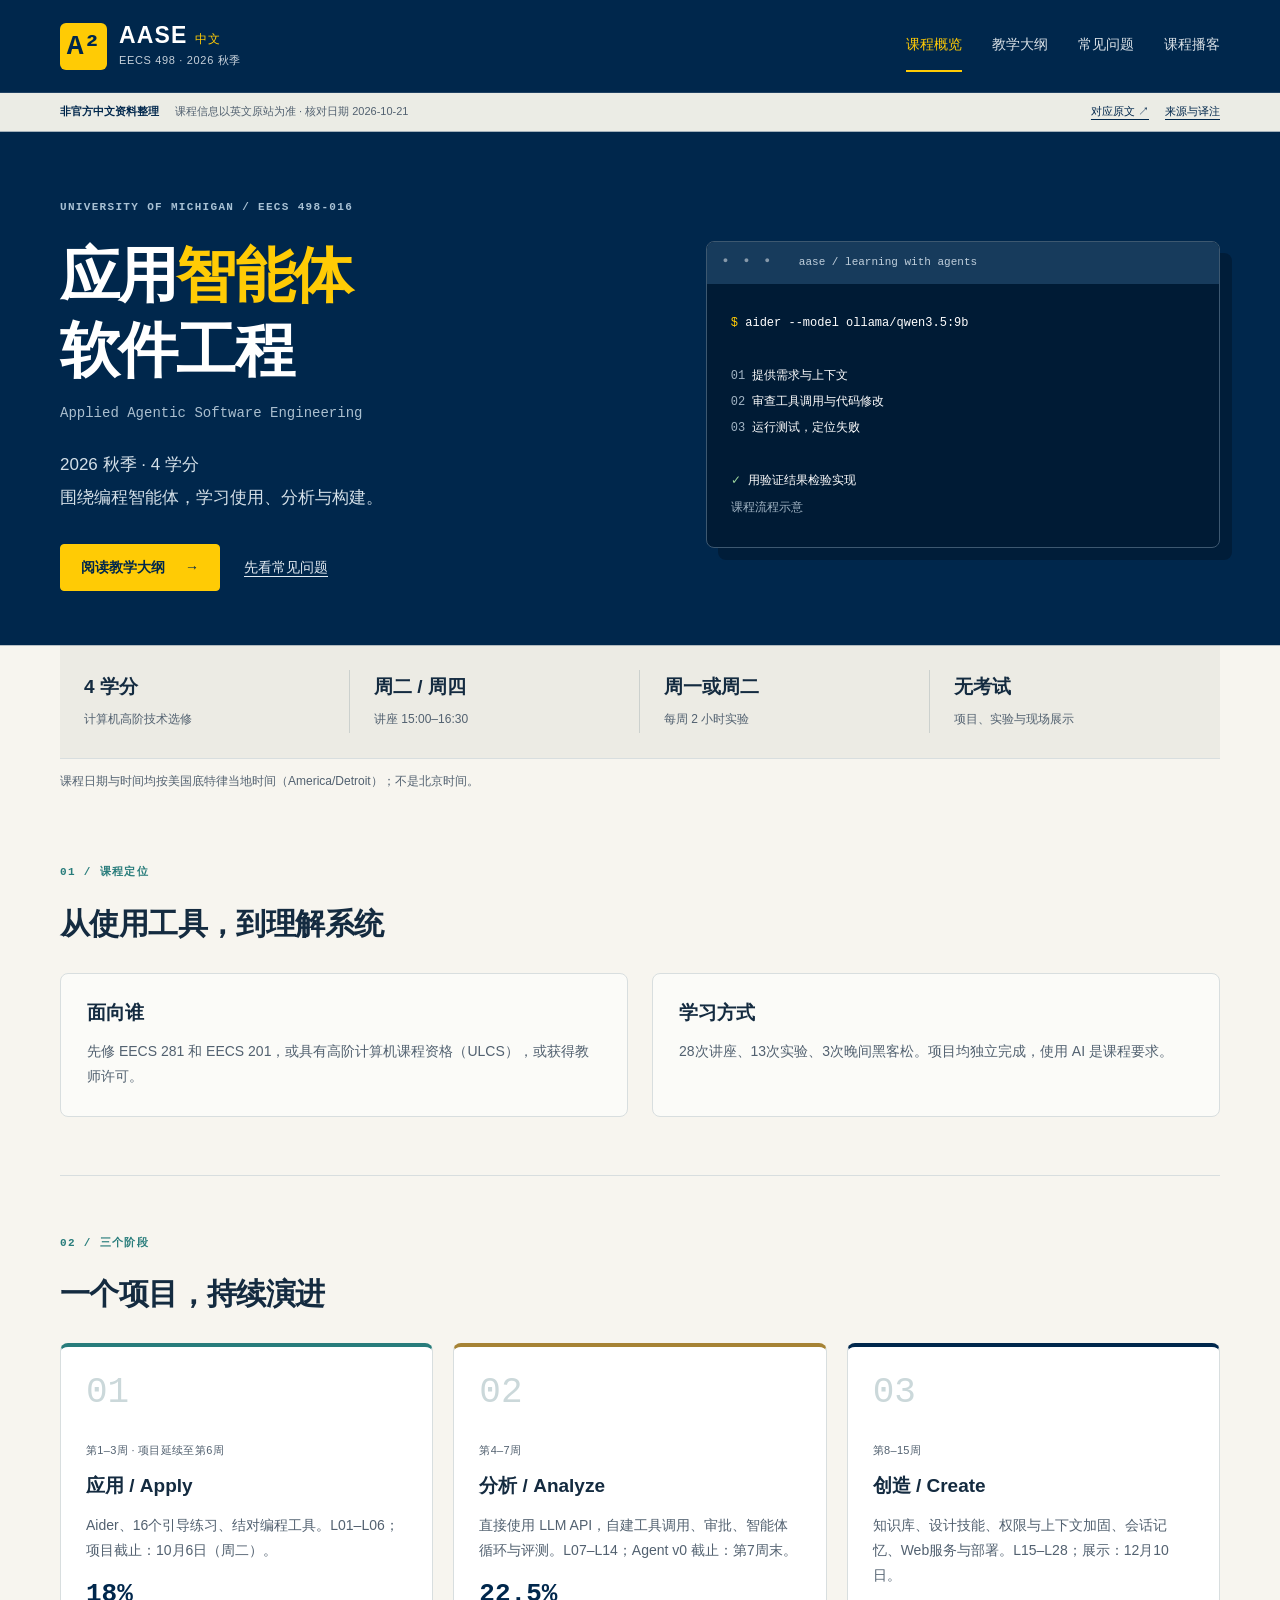
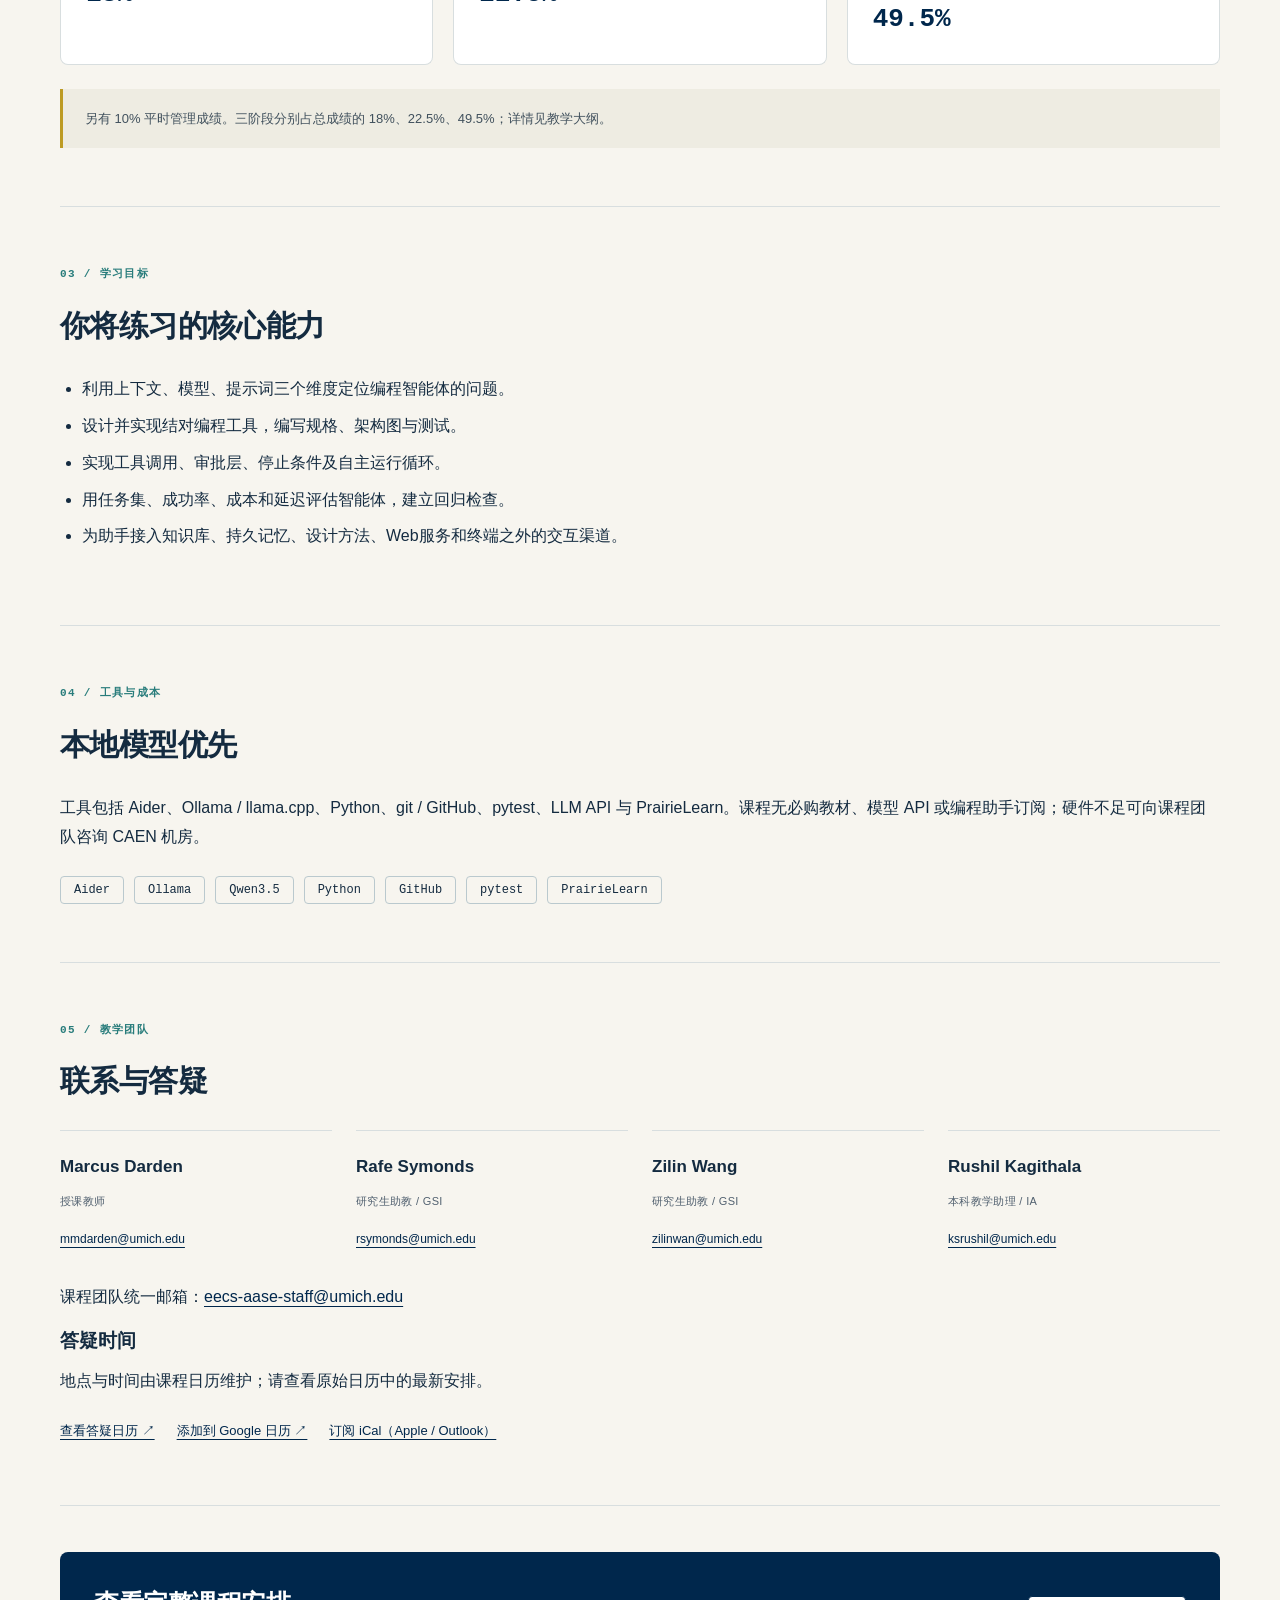
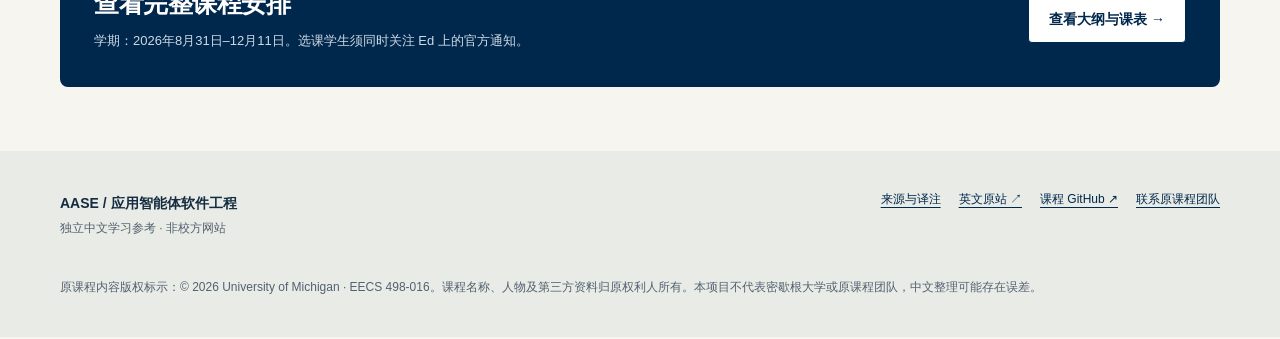
<file: docs/index.html>
<!doctype html>
<html lang="zh-Hans"><head><meta charset="utf-8"><meta name="viewport" content="width=device-width, initial-scale=1">
<title>课程概览 · AASE 非官方中文课程资料</title><meta name="description" content="密歇根大学 EECS 498-016 AASE 2026秋季课程的非官方中文资料整理。课程概览、大纲、课表、常见问题和英文播客入口。政策以原站为准。">
<meta name="theme-color" content="#00274c"><meta property="og:title" content="课程概览 · AASE 非官方中文课程资料"><meta property="og:type" content="website">
<link rel="icon" href="assets/favicon.svg" type="image/svg+xml"><link rel="stylesheet" href="assets/style.css">
<script defer src="assets/app.js"></script></head><body>
<a class="skip" href="#main">跳到正文</a><header><div class="wrap head"><a class="brand" href="index.html"><span class="brand-symbol" aria-hidden="true">A²</span><span><strong>AASE <small>中文</small></strong><span class="brand-sub">EECS 498 · 2026 秋季</span></span></a>
<button class="menu-toggle" aria-controls="nav" aria-expanded="false" aria-label="展开导航菜单" hidden>菜单 <span aria-hidden="true">☰</span></button><nav id="nav" aria-label="主导航"><a href="index.html" aria-current="page">课程概览</a><a href="syllabus.html">教学大纲</a><a href="faq.html">常见问题</a><a href="podcast/index.html">课程播客</a></nav></div></header>
<div class="notice"><div class="wrap"><strong>非官方中文资料整理</strong><span>课程信息以英文原站为准 · 核对日期 2026-10-21</span><a href="https://eecs498-aase.github.io/index.html" class="" target="_blank" rel="noopener noreferrer">对应原文 ↗</a><a href="about.html" class="">来源与译注</a></div></div>
<main id="main" class="wrap"><section class="hero"><div><p class="eyebrow">UNIVERSITY OF MICHIGAN / EECS 498-016</p><h1>应用<span class="yellow">智能体</span><br>软件工程</h1><p class="english">Applied Agentic Software Engineering</p><p class="lede">2026 秋季 · 4 学分<br>围绕编程智能体，学习使用、分析与构建。</p><div class="actions"><a class="button primary" href="syllabus.html">阅读教学大纲 <span aria-hidden="true">→</span></a><a class="text-link" href="faq.html">先看常见问题</a></div></div><div class="terminal" aria-label="编程智能体流程示意，非实际运行终端"><div class="terminal-bar"><span>● ● ●</span> aase / learning with agents</div><pre><span class="yellow">$</span> aider --model ollama/qwen3.5:9b

<span class="muted">01</span> 提供需求与上下文
<span class="muted">02</span> 审查工具调用与代码修改
<span class="muted">03</span> 运行测试，定位失败

<span class="green">✓</span> 用验证结果检验实现
<span class="muted">课程流程示意</span></pre></div></section><div class="facts"><div><b>4 学分</b><span>计算机高阶技术选修</span></div><div><b>周二 / 周四</b><span>讲座 15:00–16:30</span></div><div><b>周一或周二</b><span>每周 2 小时实验</span></div><div><b>无考试</b><span>项目、实验与现场展示</span></div></div><p class="fine timezone">课程日期与时间均按美国底特律当地时间（America/Detroit）；不是北京时间。</p><section id="premise" class="section"><p class="eyebrow">01 / 课程定位</p><h2>从使用工具，到理解系统</h2><div class="cards"><article class="card"><h3>面向谁</h3><p>先修 EECS 281 和 EECS 201，或具有高阶计算机课程资格（ULCS），或获得教师许可。</p></article><article class="card"><h3>学习方式</h3><p>28次讲座、13次实验、3次晚间黑客松。项目均独立完成，使用 AI 是课程要求。</p></article></div></section><section id="phases" class="section"><p class="eyebrow">02 / 三个阶段</p><h2>一个项目，持续演进</h2><div class="phase-grid"><article class="phase"><span class="phase-num">01</span><p class="meta">第1–3周 · 项目延续至第6周</p><h3>应用 / Apply</h3><p>Aider、16个引导练习、结对编程工具。L01–L06；项目截止：10月6日（周二）。</p><strong class="weight">18%</strong></article><article class="phase"><span class="phase-num">02</span><p class="meta">第4–7周</p><h3>分析 / Analyze</h3><p>直接使用 LLM API，自建工具调用、审批、智能体循环与评测。L07–L14；Agent v0 截止：第7周末。</p><strong class="weight">22.5%</strong></article><article class="phase"><span class="phase-num">03</span><p class="meta">第8–15周</p><h3>创造 / Create</h3><p>知识库、设计技能、权限与上下文加固、会话记忆、Web服务与部署。L15–L28；展示：12月10日。</p><strong class="weight">49.5%</strong></article></div><p class="note">另有 10% 平时管理成绩。三阶段分别占总成绩的 18%、22.5%、49.5%；详情见教学大纲。</p></section><section id="outcomes" class="section"><p class="eyebrow">03 / 学习目标</p><h2>你将练习的核心能力</h2><ul><li>利用上下文、模型、提示词三个维度定位编程智能体的问题。</li><li>设计并实现结对编程工具，编写规格、架构图与测试。</li><li>实现工具调用、审批层、停止条件及自主运行循环。</li><li>用任务集、成功率、成本和延迟评估智能体，建立回归检查。</li><li>为助手接入知识库、持久记忆、设计方法、Web服务和终端之外的交互渠道。</li></ul></section><section id="tools" class="section"><p class="eyebrow">04 / 工具与成本</p><h2>本地模型优先</h2><p>工具包括 Aider、Ollama / llama.cpp、Python、git / GitHub、pytest、LLM API 与 PrairieLearn。课程无必购教材、模型 API 或编程助手订阅；硬件不足可向课程团队咨询 CAEN 机房。</p><div class="chips"><span>Aider</span><span>Ollama</span><span>Qwen3.5</span><span>Python</span><span>GitHub</span><span>pytest</span><span>PrairieLearn</span></div></section><section id="staff" class="section"><p class="eyebrow">05 / 教学团队</p><h2>联系与答疑</h2><div class="people"><article><h3>Marcus Darden</h3><p class="meta">授课教师</p><a href="mailto:mmdarden@umich.edu" class="">mmdarden@umich.edu</a></article><article><h3>Rafe Symonds</h3><p class="meta">研究生助教 / GSI</p><a href="mailto:rsymonds@umich.edu" class="">rsymonds@umich.edu</a></article><article><h3>Zilin Wang</h3><p class="meta">研究生助教 / GSI</p><a href="mailto:zilinwan@umich.edu" class="">zilinwan@umich.edu</a></article><article><h3>Rushil Kagithala</h3><p class="meta">本科教学助理 / IA</p><a href="mailto:ksrushil@umich.edu" class="">ksrushil@umich.edu</a></article></div><p>课程团队统一邮箱：<a href="mailto:eecs-aase-staff@umich.edu" class="">eecs-aase-staff@umich.edu</a></p><h3>答疑时间</h3><p>地点与时间由课程日历维护；请查看原始日历中的最新安排。</p><div class="link-row"><a href="https://calendar.google.com/calendar/embed?src=c_9df0ad5ebcf778747b62541cd1fd9c4ec6016fe57b3114b1e6345afe8a980fa5%40group.calendar.google.com&amp;ctz=America%2FDetroit" class="" target="_blank" rel="noopener noreferrer">查看答疑日历 ↗</a><a href="https://calendar.google.com/calendar/render?cid=c_9df0ad5ebcf778747b62541cd1fd9c4ec6016fe57b3114b1e6345afe8a980fa5%40group.calendar.google.com" class="" target="_blank" rel="noopener noreferrer">添加到 Google 日历 ↗</a><a href="https://calendar.google.com/calendar/ical/c_9df0ad5ebcf778747b62541cd1fd9c4ec6016fe57b3114b1e6345afe8a980fa5%40group.calendar.google.com/public/basic.ics" class="" target="_blank" rel="noopener noreferrer">订阅 iCal（Apple / Outlook）</a></div></section><div class="callout"><div><h2>查看完整课程安排</h2><p>学期：2026年8月31日–12月11日。选课学生须同时关注 Ed 上的官方通知。</p></div><a class="button" href="syllabus.html">查看大纲与课表 →</a></div></main><footer><div class="wrap"><div class="footer-top"><div><strong>AASE / 应用智能体软件工程</strong><p>独立中文学习参考 · 非校方网站</p></div><div class="footer-links"><a href="about.html" class="">来源与译注</a><a href="https://eecs498-aase.github.io/" class="" target="_blank" rel="noopener noreferrer">英文原站 ↗</a><a href="https://github.com/eecs498-aase" class="" target="_blank" rel="noopener noreferrer">课程 GitHub ↗</a><a href="mailto:eecs-aase-staff@umich.edu" class="">联系原课程团队</a></div></div><p class="fine">原课程内容版权标示：© 2026 University of Michigan · EECS 498-016。课程名称、人物及第三方资料归原权利人所有。本项目不代表密歇根大学或原课程团队，中文整理可能存在误差。</p></div></footer></body></html>
</file>
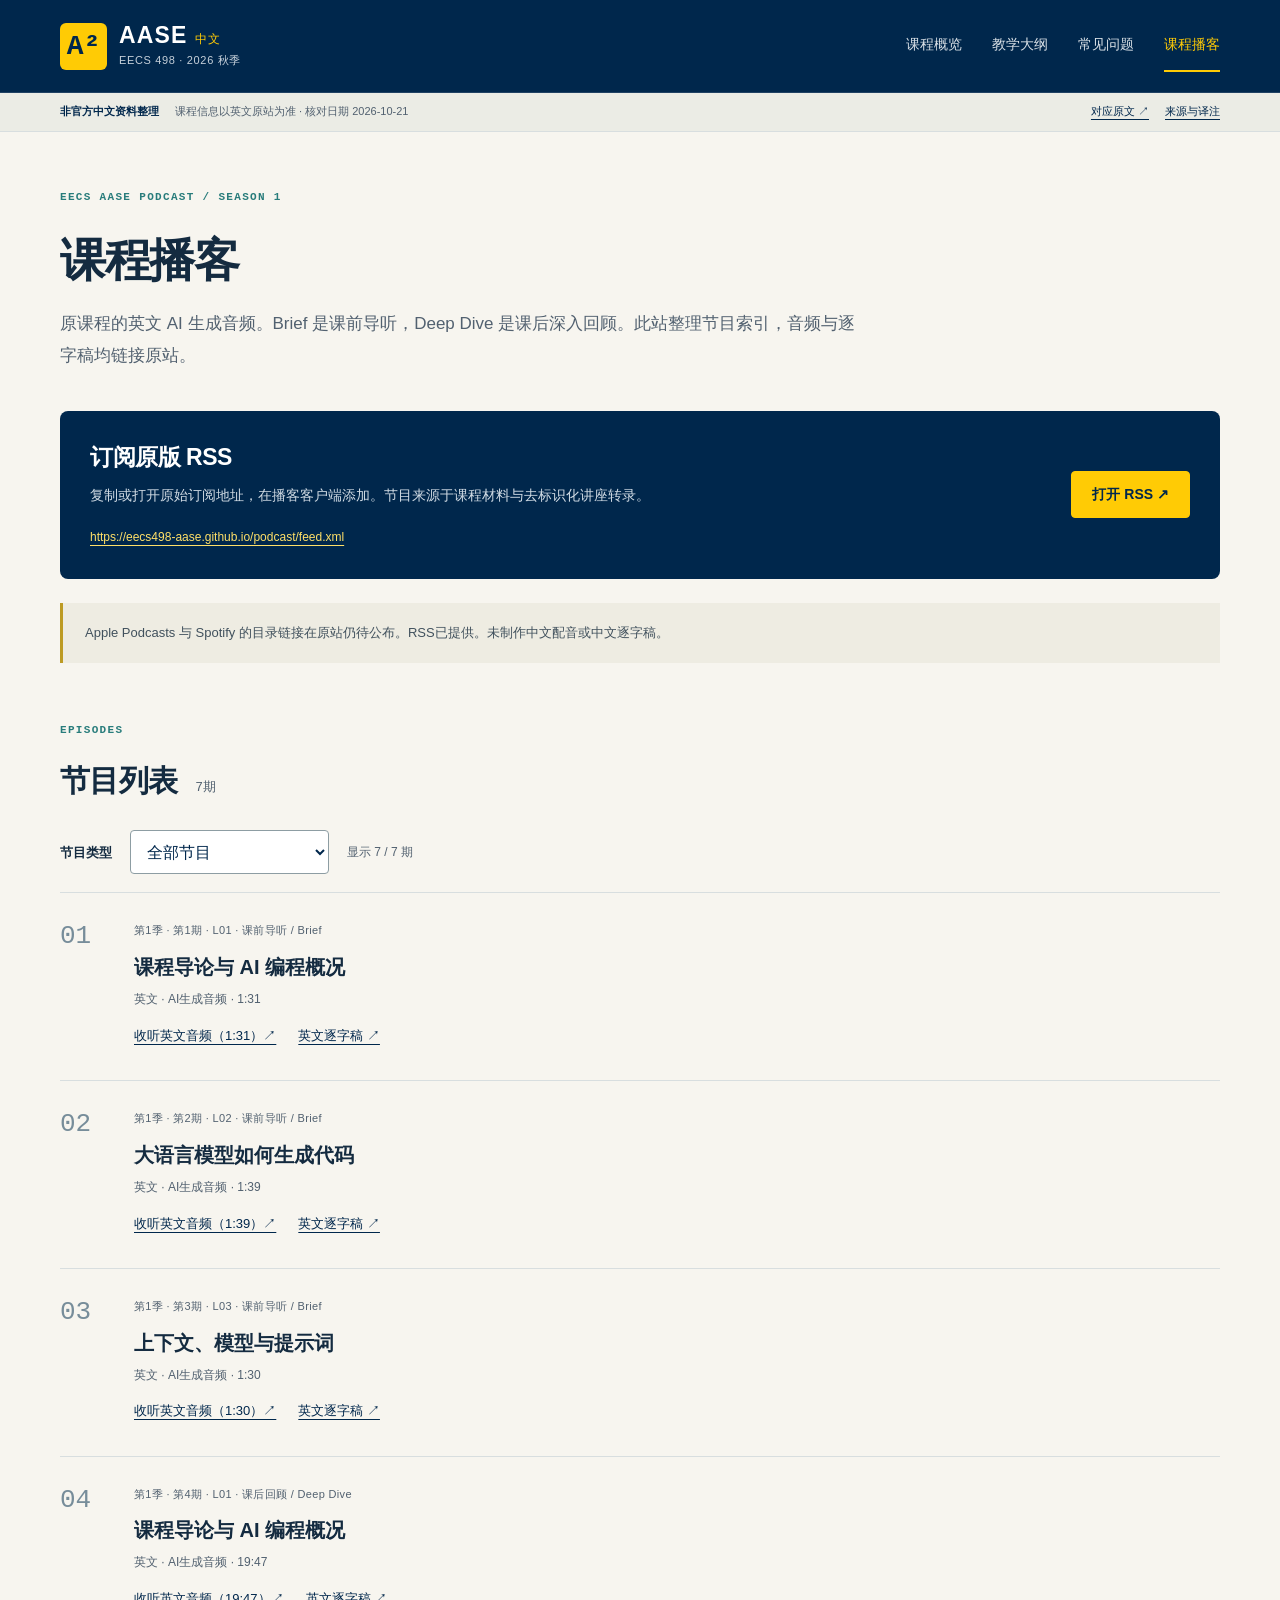
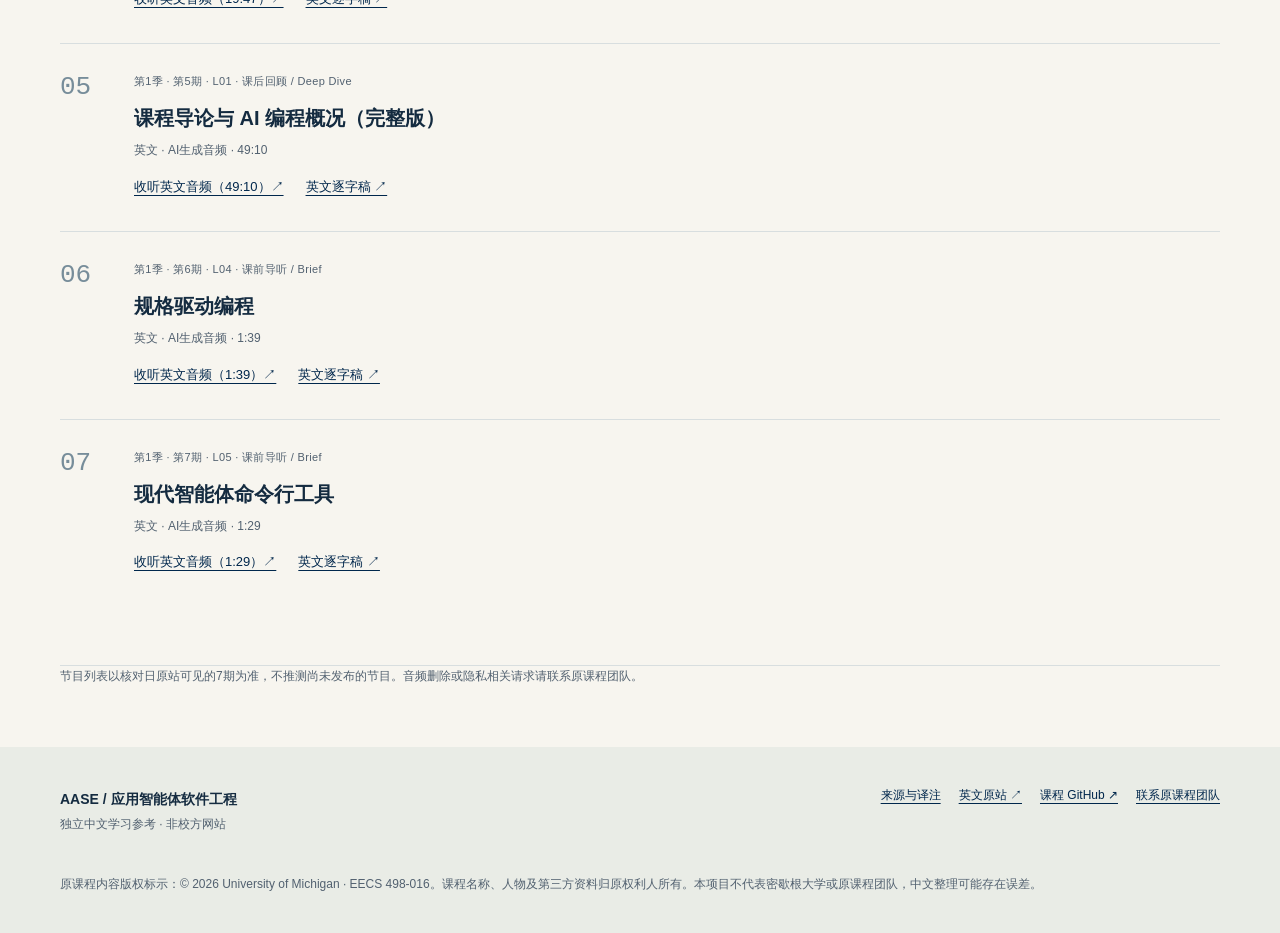
<file: docs/podcast/index.html>
<!doctype html>
<html lang="zh-Hans"><head><meta charset="utf-8"><meta name="viewport" content="width=device-width, initial-scale=1">
<title>课程播客 · AASE 非官方中文课程资料</title><meta name="description" content="密歇根大学 EECS 498-016 AASE 2026秋季课程的非官方中文资料整理。课程概览、大纲、课表、常见问题和英文播客入口。政策以原站为准。">
<meta name="theme-color" content="#00274c"><meta property="og:title" content="课程播客 · AASE 非官方中文课程资料"><meta property="og:type" content="website">
<link rel="icon" href="../assets/favicon.svg" type="image/svg+xml"><link rel="stylesheet" href="../assets/style.css">
<script defer src="../assets/app.js"></script></head><body>
<a class="skip" href="#main">跳到正文</a><header><div class="wrap head"><a class="brand" href="../index.html"><span class="brand-symbol" aria-hidden="true">A²</span><span><strong>AASE <small>中文</small></strong><span class="brand-sub">EECS 498 · 2026 秋季</span></span></a>
<button class="menu-toggle" aria-controls="nav" aria-expanded="false" aria-label="展开导航菜单" hidden>菜单 <span aria-hidden="true">☰</span></button><nav id="nav" aria-label="主导航"><a href="../index.html">课程概览</a><a href="../syllabus.html">教学大纲</a><a href="../faq.html">常见问题</a><a href="../podcast/index.html" aria-current="page">课程播客</a></nav></div></header>
<div class="notice"><div class="wrap"><strong>非官方中文资料整理</strong><span>课程信息以英文原站为准 · 核对日期 2026-10-21</span><a href="https://eecs498-aase.github.io/podcast/" class="" target="_blank" rel="noopener noreferrer">对应原文 ↗</a><a href="../about.html" class="">来源与译注</a></div></div>
<main id="main" class="wrap"><div class="page-hero"><p class="eyebrow">EECS AASE PODCAST / SEASON 1</p><h1>课程播客</h1><p class="lede">原课程的英文 AI 生成音频。Brief 是课前导听，Deep Dive 是课后深入回顾。此站整理节目索引，音频与逐字稿均链接原站。</p></div><section class="subscribe"><div><h2>订阅原版 RSS</h2><p>复制或打开原始订阅地址，在播客客户端添加。节目来源于课程材料与去标识化讲座转录。</p><p class="url"><a href="https://eecs498-aase.github.io/podcast/feed.xml" class="" target="_blank" rel="noopener noreferrer">https://eecs498-aase.github.io/podcast/feed.xml</a></p></div><a href="https://eecs498-aase.github.io/podcast/feed.xml" class="button primary" target="_blank" rel="noopener noreferrer">打开 RSS ↗</a></section><p class="note">Apple Podcasts 与 Spotify 的目录链接在原站仍待公布。RSS已提供。未制作中文配音或中文逐字稿。</p><section class="section"><p class="eyebrow">EPISODES</p><h2>节目列表 <small>7期</small></h2><div class="episode-tools" hidden><label for="episode-filter">节目类型</label><select id="episode-filter"><option value="all">全部节目</option><option value="brief">课前导听 / Brief</option><option value="deep">课后回顾 / Deep Dive</option></select><span id="episode-count" role="status" aria-live="polite" class="fine"></span></div><div class="episodes"><article class="episode" data-type="brief"><div class="episode-number">01</div><div><p class="meta">第1季 · 第1期 · L01 · 课前导听 / Brief</p><h3>课程导论与 AI 编程概况</h3><p class="fine">英文 · AI生成音频 · 1:31</p><div class="link-row"><a href="https://www.mivideo.it.umich.edu/media/t/1_fzbfsvw9/417405562" class="" target="_blank" rel="noopener noreferrer">收听英文音频（1:31）↗</a><a href="https://eecs498-aase.github.io/podcast/transcripts/s1e1.txt" class="" target="_blank" rel="noopener noreferrer">英文逐字稿 ↗</a></div></div></article><article class="episode" data-type="brief"><div class="episode-number">02</div><div><p class="meta">第1季 · 第2期 · L02 · 课前导听 / Brief</p><h3>大语言模型如何生成代码</h3><p class="fine">英文 · AI生成音频 · 1:39</p><div class="link-row"><a href="https://www.mivideo.it.umich.edu/media/t/1_dcs6iy8q/417405562" class="" target="_blank" rel="noopener noreferrer">收听英文音频（1:39）↗</a><a href="https://eecs498-aase.github.io/podcast/transcripts/s1e2.txt" class="" target="_blank" rel="noopener noreferrer">英文逐字稿 ↗</a></div></div></article><article class="episode" data-type="brief"><div class="episode-number">03</div><div><p class="meta">第1季 · 第3期 · L03 · 课前导听 / Brief</p><h3>上下文、模型与提示词</h3><p class="fine">英文 · AI生成音频 · 1:30</p><div class="link-row"><a href="https://www.mivideo.it.umich.edu/media/t/1_3gu2d6ny/417405562" class="" target="_blank" rel="noopener noreferrer">收听英文音频（1:30）↗</a><a href="https://eecs498-aase.github.io/podcast/transcripts/s1e3.txt" class="" target="_blank" rel="noopener noreferrer">英文逐字稿 ↗</a></div></div></article><article class="episode" data-type="deep"><div class="episode-number">04</div><div><p class="meta">第1季 · 第4期 · L01 · 课后回顾 / Deep Dive</p><h3>课程导论与 AI 编程概况</h3><p class="fine">英文 · AI生成音频 · 19:47</p><div class="link-row"><a href="https://www.mivideo.it.umich.edu/media/t/1_c4v8h3b6/417405562" class="" target="_blank" rel="noopener noreferrer">收听英文音频（19:47）↗</a><a href="https://eecs498-aase.github.io/podcast/transcripts/s1e4.txt" class="" target="_blank" rel="noopener noreferrer">英文逐字稿 ↗</a></div></div></article><article class="episode" data-type="deep"><div class="episode-number">05</div><div><p class="meta">第1季 · 第5期 · L01 · 课后回顾 / Deep Dive</p><h3>课程导论与 AI 编程概况（完整版）</h3><p class="fine">英文 · AI生成音频 · 49:10</p><div class="link-row"><a href="https://www.mivideo.it.umich.edu/media/t/1_t0ocv3yl/417405562" class="" target="_blank" rel="noopener noreferrer">收听英文音频（49:10）↗</a><a href="https://eecs498-aase.github.io/podcast/transcripts/s1e5.txt" class="" target="_blank" rel="noopener noreferrer">英文逐字稿 ↗</a></div></div></article><article class="episode" data-type="brief"><div class="episode-number">06</div><div><p class="meta">第1季 · 第6期 · L04 · 课前导听 / Brief</p><h3>规格驱动编程</h3><p class="fine">英文 · AI生成音频 · 1:39</p><div class="link-row"><a href="https://www.mivideo.it.umich.edu/media/t/1_bhtxs9i6/417405562" class="" target="_blank" rel="noopener noreferrer">收听英文音频（1:39）↗</a><a href="https://eecs498-aase.github.io/podcast/transcripts/s1e6.txt" class="" target="_blank" rel="noopener noreferrer">英文逐字稿 ↗</a></div></div></article><article class="episode" data-type="brief"><div class="episode-number">07</div><div><p class="meta">第1季 · 第7期 · L05 · 课前导听 / Brief</p><h3>现代智能体命令行工具</h3><p class="fine">英文 · AI生成音频 · 1:29</p><div class="link-row"><a href="https://www.mivideo.it.umich.edu/media/t/1_bpaomshh/417405562" class="" target="_blank" rel="noopener noreferrer">收听英文音频（1:29）↗</a><a href="https://eecs498-aase.github.io/podcast/transcripts/s1e7.txt" class="" target="_blank" rel="noopener noreferrer">英文逐字稿 ↗</a></div></div></article></div></section><p class="fine">节目列表以核对日原站可见的7期为准，不推测尚未发布的节目。音频删除或隐私相关请求请联系原课程团队。</p></main><footer><div class="wrap"><div class="footer-top"><div><strong>AASE / 应用智能体软件工程</strong><p>独立中文学习参考 · 非校方网站</p></div><div class="footer-links"><a href="../about.html" class="">来源与译注</a><a href="https://eecs498-aase.github.io/" class="" target="_blank" rel="noopener noreferrer">英文原站 ↗</a><a href="https://github.com/eecs498-aase" class="" target="_blank" rel="noopener noreferrer">课程 GitHub ↗</a><a href="mailto:eecs-aase-staff@umich.edu" class="">联系原课程团队</a></div></div><p class="fine">原课程内容版权标示：© 2026 University of Michigan · EECS 498-016。课程名称、人物及第三方资料归原权利人所有。本项目不代表密歇根大学或原课程团队，中文整理可能存在误差。</p></div></footer></body></html>
</file>
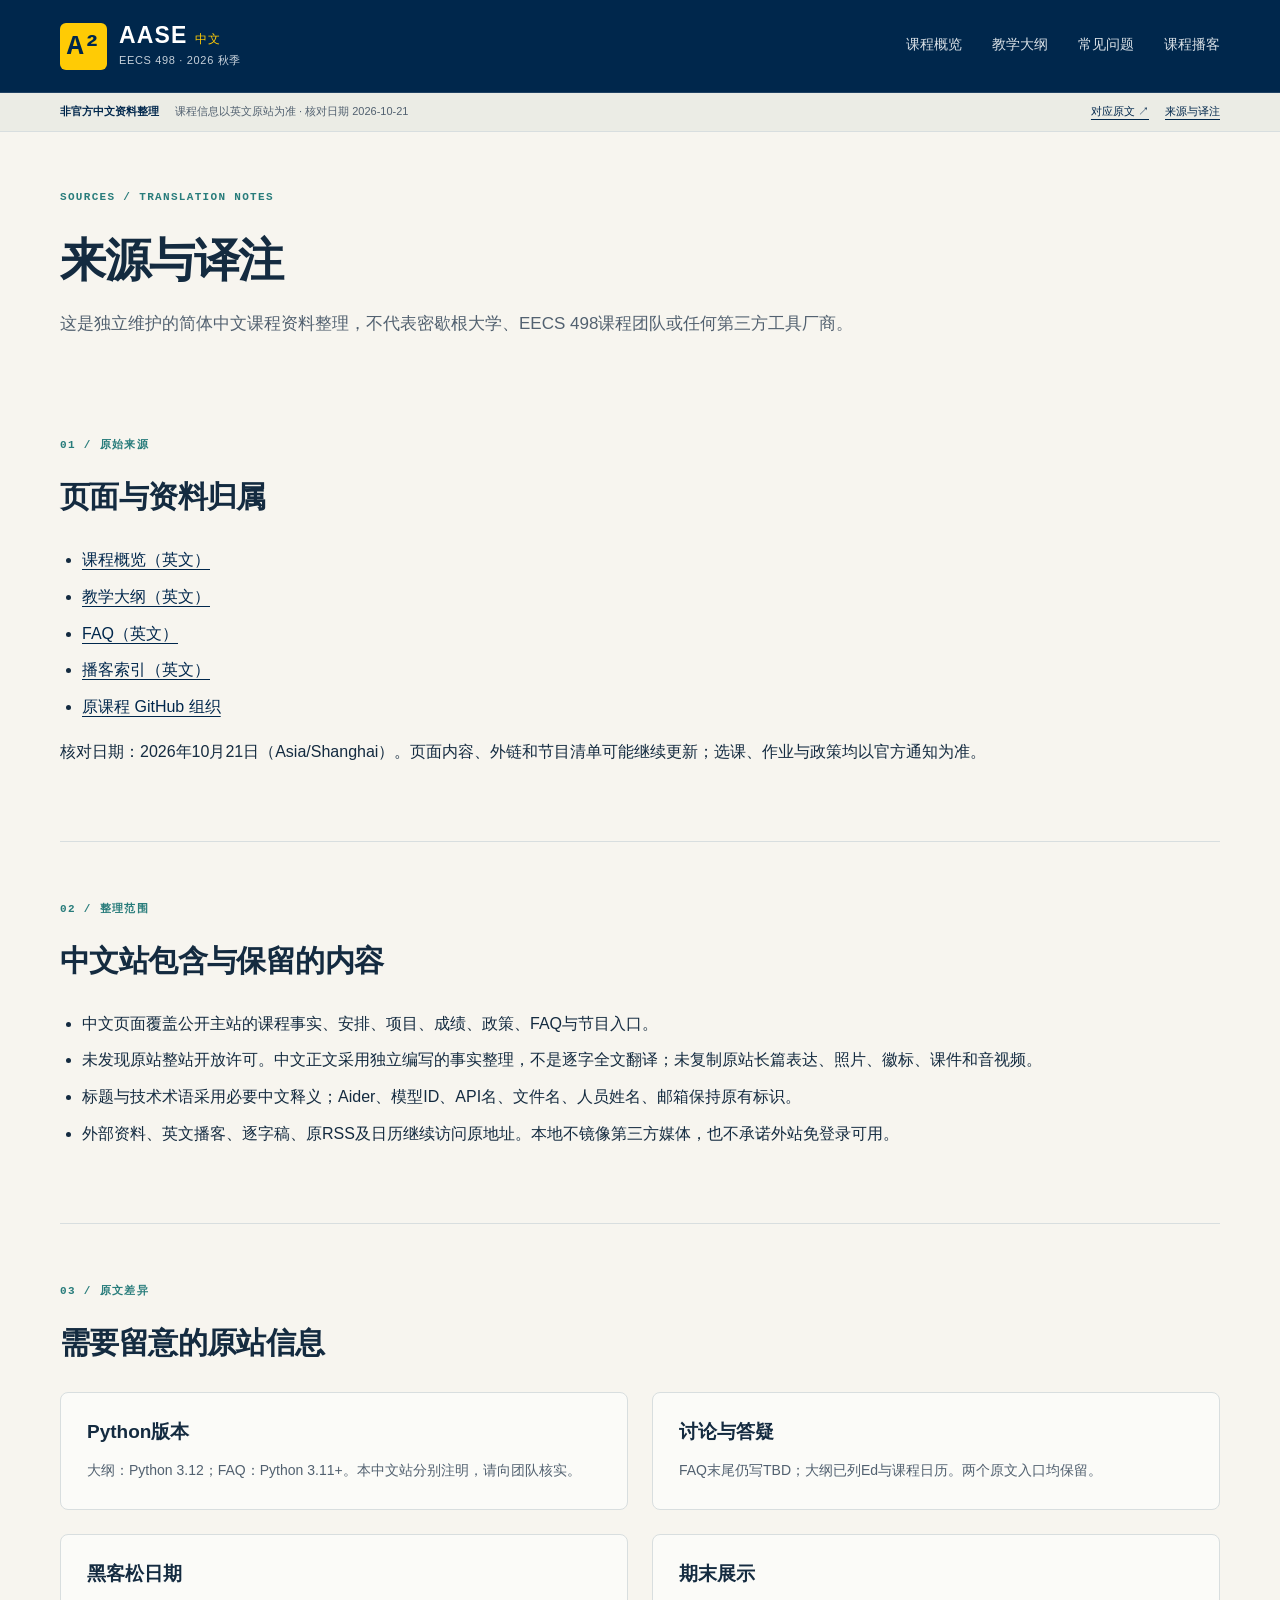
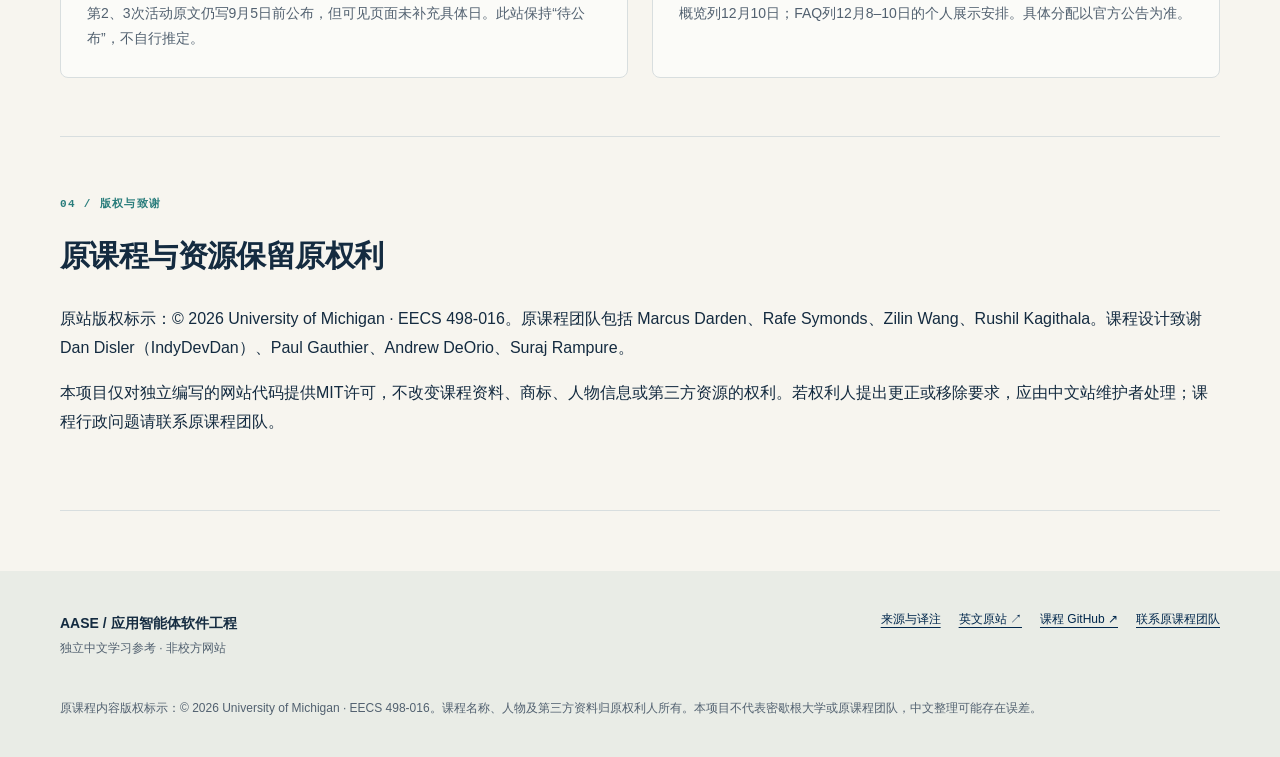
<file: docs/about.html>
<!doctype html>
<html lang="zh-Hans"><head><meta charset="utf-8"><meta name="viewport" content="width=device-width, initial-scale=1">
<title>来源与译注 · AASE 非官方中文课程资料</title><meta name="description" content="密歇根大学 EECS 498-016 AASE 2026秋季课程的非官方中文资料整理。课程概览、大纲、课表、常见问题和英文播客入口。政策以原站为准。">
<meta name="theme-color" content="#00274c"><meta property="og:title" content="来源与译注 · AASE 非官方中文课程资料"><meta property="og:type" content="website">
<link rel="icon" href="assets/favicon.svg" type="image/svg+xml"><link rel="stylesheet" href="assets/style.css">
<script defer src="assets/app.js"></script></head><body>
<a class="skip" href="#main">跳到正文</a><header><div class="wrap head"><a class="brand" href="index.html"><span class="brand-symbol" aria-hidden="true">A²</span><span><strong>AASE <small>中文</small></strong><span class="brand-sub">EECS 498 · 2026 秋季</span></span></a>
<button class="menu-toggle" aria-controls="nav" aria-expanded="false" aria-label="展开导航菜单" hidden>菜单 <span aria-hidden="true">☰</span></button><nav id="nav" aria-label="主导航"><a href="index.html">课程概览</a><a href="syllabus.html">教学大纲</a><a href="faq.html">常见问题</a><a href="podcast/index.html">课程播客</a></nav></div></header>
<div class="notice"><div class="wrap"><strong>非官方中文资料整理</strong><span>课程信息以英文原站为准 · 核对日期 2026-10-21</span><a href="https://eecs498-aase.github.io/index.html" class="" target="_blank" rel="noopener noreferrer">对应原文 ↗</a><a href="about.html" class="">来源与译注</a></div></div>
<main id="main" class="wrap"><div class="page-hero"><p class="eyebrow">SOURCES / TRANSLATION NOTES</p><h1>来源与译注</h1><p class="lede">这是独立维护的简体中文课程资料整理，不代表密歇根大学、EECS 498课程团队或任何第三方工具厂商。</p></div><section id="source" class="section"><p class="eyebrow">01 / 原始来源</p><h2>页面与资料归属</h2><ul><li><a href="https://eecs498-aase.github.io/index.html" class="" target="_blank" rel="noopener noreferrer">课程概览（英文）</a></li><li><a href="https://eecs498-aase.github.io/syllabus.html" class="" target="_blank" rel="noopener noreferrer">教学大纲（英文）</a></li><li><a href="https://eecs498-aase.github.io/faq.html" class="" target="_blank" rel="noopener noreferrer">FAQ（英文）</a></li><li><a href="https://eecs498-aase.github.io/podcast/" class="" target="_blank" rel="noopener noreferrer">播客索引（英文）</a></li><li><a href="https://github.com/eecs498-aase" class="" target="_blank" rel="noopener noreferrer">原课程 GitHub 组织</a></li></ul><p>核对日期：2026年10月21日（Asia/Shanghai）。页面内容、外链和节目清单可能继续更新；选课、作业与政策均以官方通知为准。</p></section><section id="scope" class="section"><p class="eyebrow">02 / 整理范围</p><h2>中文站包含与保留的内容</h2><ul><li>中文页面覆盖公开主站的课程事实、安排、项目、成绩、政策、FAQ与节目入口。</li><li>未发现原站整站开放许可。中文正文采用独立编写的事实整理，不是逐字全文翻译；未复制原站长篇表达、照片、徽标、课件和音视频。</li><li>标题与技术术语采用必要中文释义；Aider、模型ID、API名、文件名、人员姓名、邮箱保持原有标识。</li><li>外部资料、英文播客、逐字稿、原RSS及日历继续访问原地址。本地不镜像第三方媒体，也不承诺外站免登录可用。</li></ul></section><section id="notes" class="section"><p class="eyebrow">03 / 原文差异</p><h2>需要留意的原站信息</h2><div class="cards"><article class="card"><h3>Python版本</h3><p>大纲：Python 3.12；FAQ：Python 3.11+。本中文站分别注明，请向团队核实。</p></article><article class="card"><h3>讨论与答疑</h3><p>FAQ末尾仍写TBD；大纲已列Ed与课程日历。两个原文入口均保留。</p></article><article class="card"><h3>黑客松日期</h3><p>第2、3次活动原文仍写9月5日前公布，但可见页面未补充具体日。此站保持“待公布”，不自行推定。</p></article><article class="card"><h3>期末展示</h3><p>概览列12月10日；FAQ列12月8–10日的个人展示安排。具体分配以官方公告为准。</p></article></div></section><section id="rights" class="section"><p class="eyebrow">04 / 版权与致谢</p><h2>原课程与资源保留原权利</h2><p>原站版权标示：© 2026 University of Michigan · EECS 498-016。原课程团队包括 Marcus Darden、Rafe Symonds、Zilin Wang、Rushil Kagithala。课程设计致谢 Dan Disler（IndyDevDan）、Paul Gauthier、Andrew DeOrio、Suraj Rampure。</p><p>本项目仅对独立编写的网站代码提供MIT许可，不改变课程资料、商标、人物信息或第三方资源的权利。若权利人提出更正或移除要求，应由中文站维护者处理；课程行政问题请联系原课程团队。</p></section></main><footer><div class="wrap"><div class="footer-top"><div><strong>AASE / 应用智能体软件工程</strong><p>独立中文学习参考 · 非校方网站</p></div><div class="footer-links"><a href="about.html" class="">来源与译注</a><a href="https://eecs498-aase.github.io/" class="" target="_blank" rel="noopener noreferrer">英文原站 ↗</a><a href="https://github.com/eecs498-aase" class="" target="_blank" rel="noopener noreferrer">课程 GitHub ↗</a><a href="mailto:eecs-aase-staff@umich.edu" class="">联系原课程团队</a></div></div><p class="fine">原课程内容版权标示：© 2026 University of Michigan · EECS 498-016。课程名称、人物及第三方资料归原权利人所有。本项目不代表密歇根大学或原课程团队，中文整理可能存在误差。</p></div></footer></body></html>
</file>
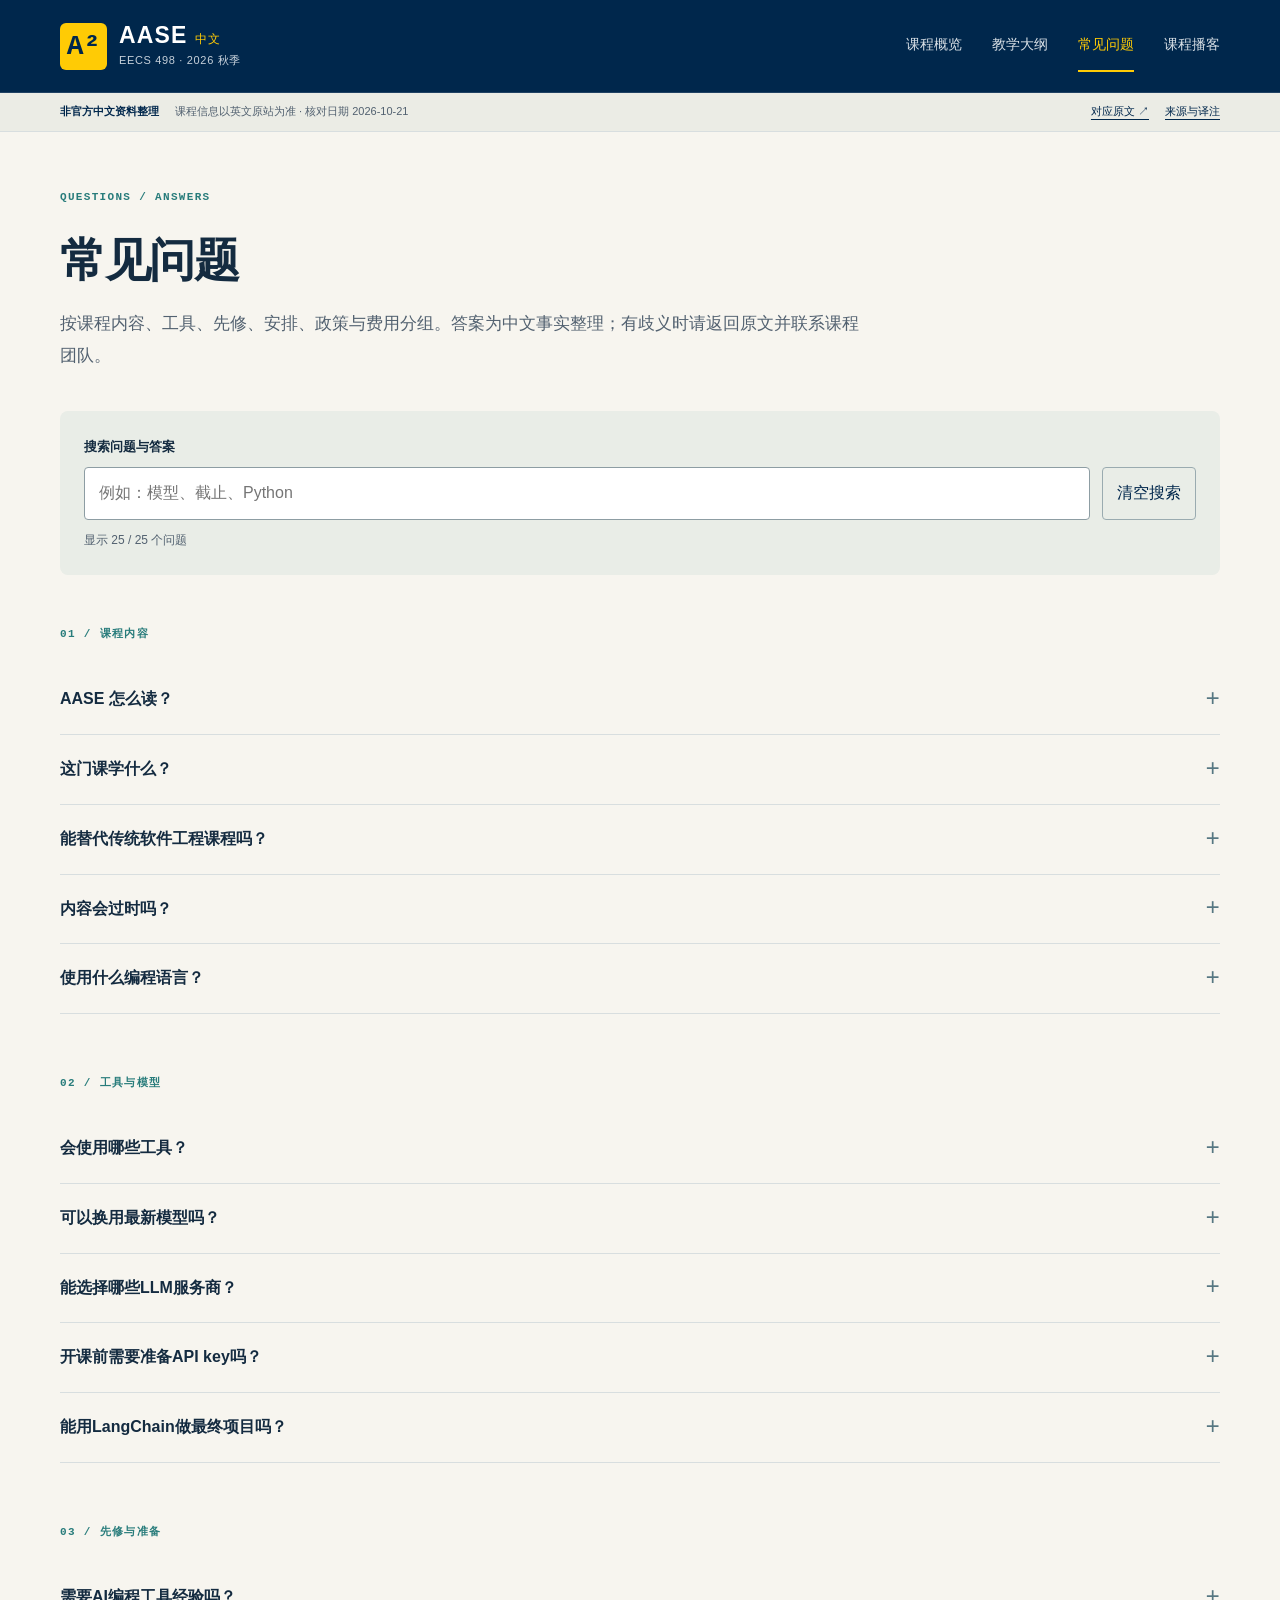
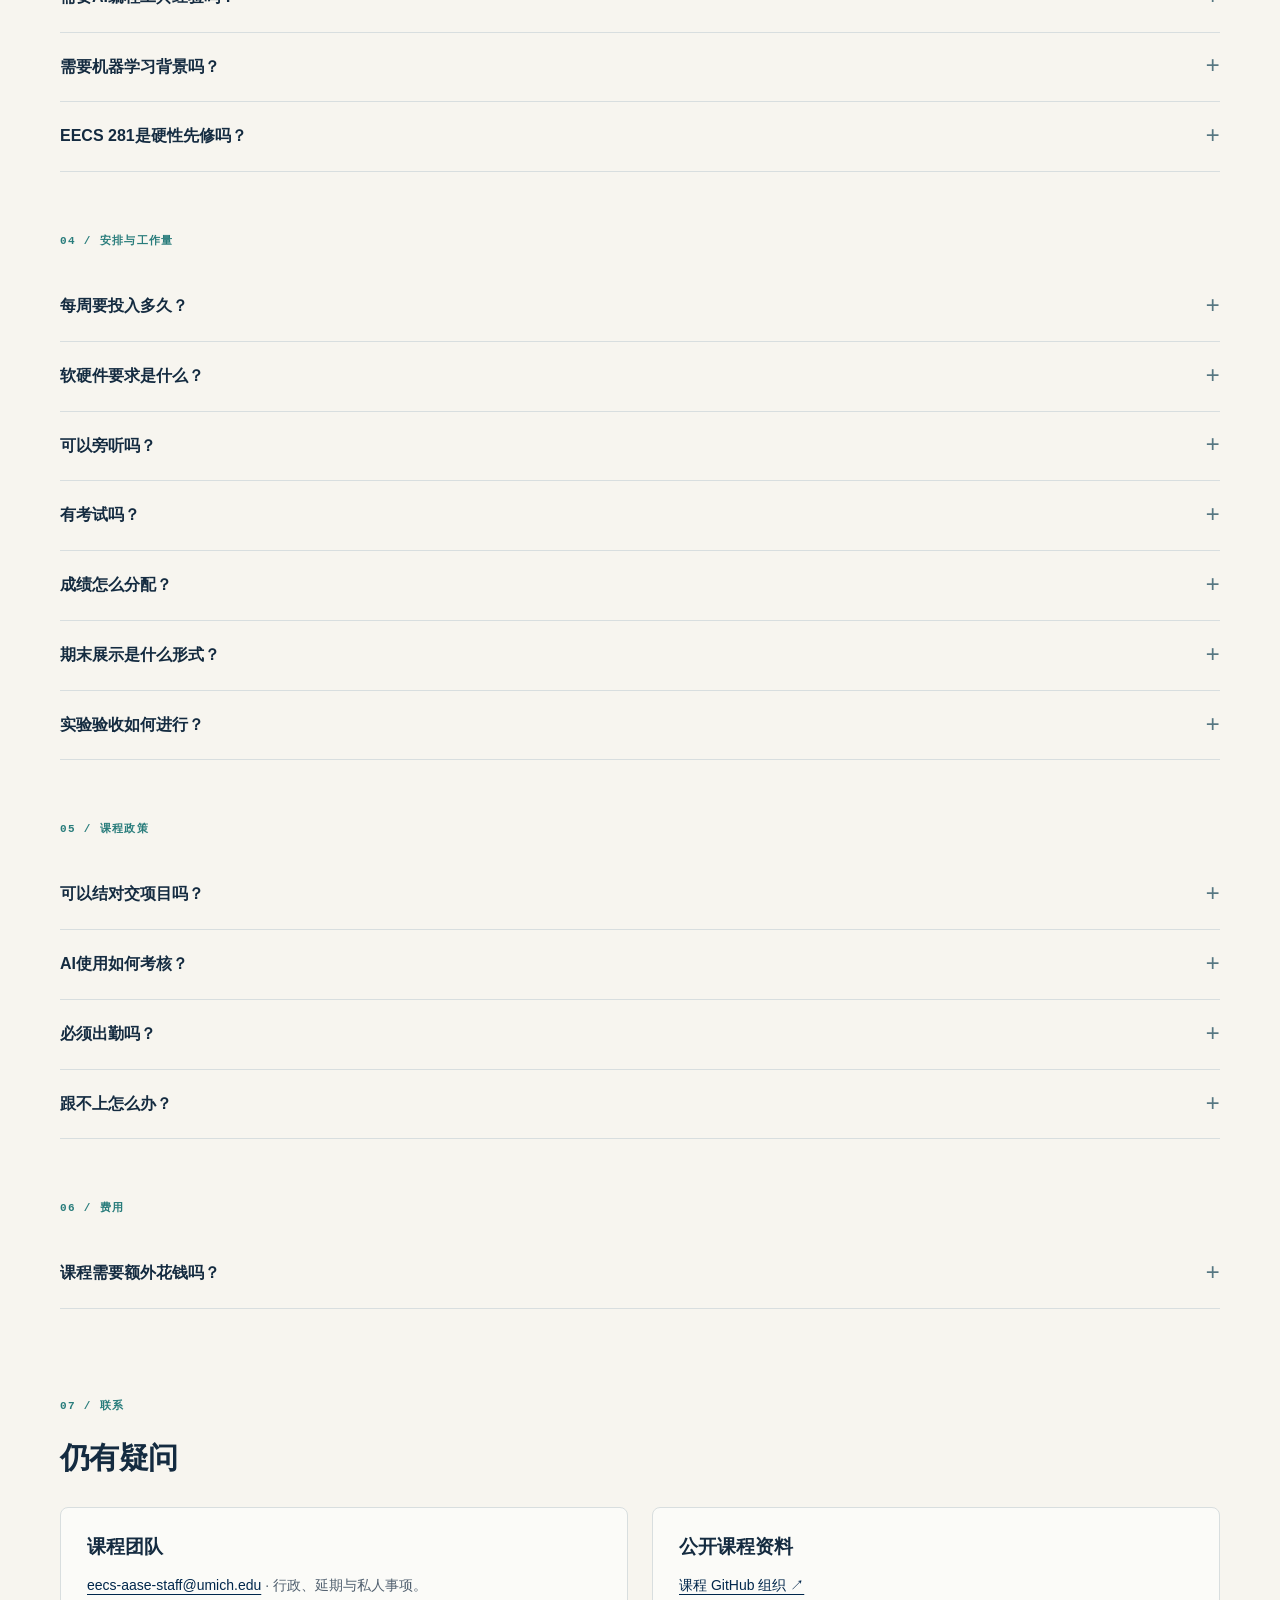
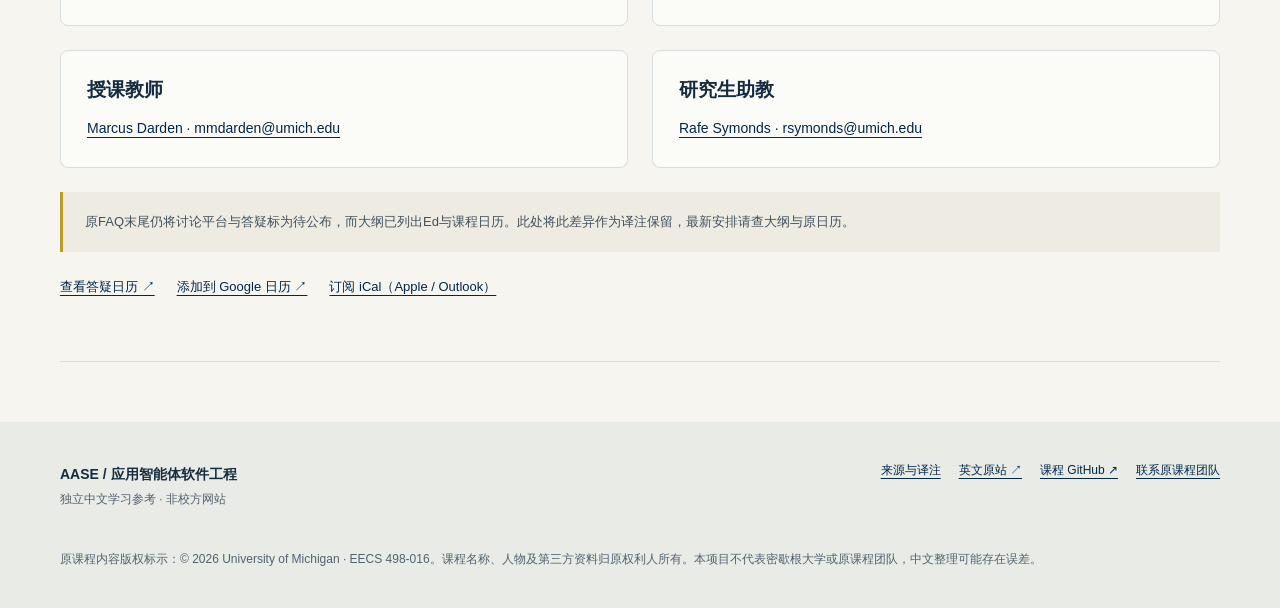
<file: docs/faq.html>
<!doctype html>
<html lang="zh-Hans"><head><meta charset="utf-8"><meta name="viewport" content="width=device-width, initial-scale=1">
<title>常见问题 · AASE 非官方中文课程资料</title><meta name="description" content="密歇根大学 EECS 498-016 AASE 2026秋季课程的非官方中文资料整理。课程概览、大纲、课表、常见问题和英文播客入口。政策以原站为准。">
<meta name="theme-color" content="#00274c"><meta property="og:title" content="常见问题 · AASE 非官方中文课程资料"><meta property="og:type" content="website">
<link rel="icon" href="assets/favicon.svg" type="image/svg+xml"><link rel="stylesheet" href="assets/style.css">
<script defer src="assets/app.js"></script></head><body>
<a class="skip" href="#main">跳到正文</a><header><div class="wrap head"><a class="brand" href="index.html"><span class="brand-symbol" aria-hidden="true">A²</span><span><strong>AASE <small>中文</small></strong><span class="brand-sub">EECS 498 · 2026 秋季</span></span></a>
<button class="menu-toggle" aria-controls="nav" aria-expanded="false" aria-label="展开导航菜单" hidden>菜单 <span aria-hidden="true">☰</span></button><nav id="nav" aria-label="主导航"><a href="index.html">课程概览</a><a href="syllabus.html">教学大纲</a><a href="faq.html" aria-current="page">常见问题</a><a href="podcast/index.html">课程播客</a></nav></div></header>
<div class="notice"><div class="wrap"><strong>非官方中文资料整理</strong><span>课程信息以英文原站为准 · 核对日期 2026-10-21</span><a href="https://eecs498-aase.github.io/faq.html" class="" target="_blank" rel="noopener noreferrer">对应原文 ↗</a><a href="about.html" class="">来源与译注</a></div></div>
<main id="main" class="wrap"><div class="page-hero"><p class="eyebrow">QUESTIONS / ANSWERS</p><h1>常见问题</h1><p class="lede">按课程内容、工具、先修、安排、政策与费用分组。答案为中文事实整理；有歧义时请返回原文并联系课程团队。</p></div><div class="filter-tools" hidden><label for="faq-search">搜索问题与答案</label><div class="search-row"><input id="faq-search" type="search" placeholder="例如：模型、截止、Python" autocomplete="off"><button id="faq-clear" type="button">清空搜索</button></div><p id="faq-count" class="fine" role="status" aria-live="polite"></p></div><section class="faq-group section"><p class="eyebrow">01 / 课程内容</p><details class="faq-item"><summary>AASE 怎么读？<span aria-hidden="true">+</span></summary><div class="faq-answer"><p>原课程读作“A two S E”。前两个A分别对应Applied、Agentic。</p></div></details><details class="faq-item"><summary>这门课学什么？<span aria-hidden="true">+</span></summary><div class="faq-answer"><p>三阶段：Apply用Aider做结对编程工具；Analyze实现Agent v0；Create接入知识库、技能和部署。详情见教学大纲。</p></div></details><details class="faq-item"><summary>能替代传统软件工程课程吗？<span aria-hidden="true">+</span></summary><div class="faq-answer"><p>它建立在已有软件工程与编程能力上，重点增加AI工具控制、智能体系统设计及评测。</p></div></details><details class="faq-item"><summary>内容会过时吗？<span aria-hidden="true">+</span></summary><div class="faq-answer"><p>原站说明每期开课会修订工具；核心主题包括上下文、工具调用、循环、审批、评测与架构。</p></div></details><details class="faq-item"><summary>使用什么编程语言？<span aria-hidden="true">+</span></summary><div class="faq-answer"><p>Python，并使用Shell与git；需要能够自行学习库，课程不讲基本语法。</p></div></details></section><section class="faq-group section"><p class="eyebrow">02 / 工具与模型</p><details class="faq-item"><summary>会使用哪些工具？<span aria-hidden="true">+</span></summary><div class="faq-answer"><p>初期使用Aider，可由Ollama等兼容端点提供允许模型；后续直接调用Chat Completions API并实现自己的智能体。不要求付费编程助手。</p></div></details><details class="faq-item"><summary>可以换用最新模型吗？<span aria-hidden="true">+</span></summary><div class="faq-answer"><p>Stage 1仅允许qwen3.5:4b、qwen3.5:9b（推荐9B），以及监督环节宣布的课程模型；其他模型须有正式政策修订。设计、代码、测试和辅助模型均受限制，AI_LOG.md记录实际模型ID与托管方式。</p></div></details><details class="faq-item"><summary>能选择哪些LLM服务商？<span aria-hidden="true">+</span></summary><div class="faq-answer"><p>使用作业规定的OpenAI-compatible Chat Completions接口；可本地Ollama/llama.cpp，也可选择托管的合规模型。YAML配置端点，不能硬编码供应商。</p></div></details><details class="faq-item"><summary>开课前需要准备API key吗？<span aria-hidden="true">+</span></summary><div class="faq-answer"><p>不要求购买API服务；本地托管无需供应商账号。可选托管服务可能需要凭证，不能提交到git。第1周配置实验有现场帮助，第2周提供额外监督窗口。</p></div></details><details class="faq-item"><summary>能用LangChain做最终项目吗？<span aria-hidden="true">+</span></summary><div class="faq-answer"><p>不能用框架替代要求自行实现的智能体循环、工具层、审批层、状态和评测。httpx、sqlite3、CLI工具库等实用库可以使用。</p></div></details></section><section class="faq-group section"><p class="eyebrow">03 / 先修与准备</p><details class="faq-item"><summary>需要AI编程工具经验吗？<span aria-hidden="true">+</span></summary><div class="faq-answer"><p>不需要；第1–2周16个Aider引导练习用于建立基础。</p></div></details><details class="faq-item"><summary>需要机器学习背景吗？<span aria-hidden="true">+</span></summary><div class="faq-answer"><p>不需要训练模型或推导梯度；第2讲介绍LLM原理。需要扎实编程能力与学习库的能力。</p></div></details><details class="faq-item"><summary>EECS 281是硬性先修吗？<span aria-hidden="true">+</span></summary><div class="faq-answer"><p>公开要求为EECS 281与EECS 201，或ULCS资格，或教师许可。有同等经验者可联系教师询问许可。</p></div></details></section><section class="faq-group section"><p class="eyebrow">04 / 安排与工作量</p><details class="faq-item"><summary>每周要投入多久？<span aria-hidden="true">+</span></summary><div class="faq-answer"><p>平均12–15小时：讲座3小时、实验2小时、练习/项目与调试6–8小时；另有3次晚间黑客松。学期末可能每周15–20小时。</p></div></details><details class="faq-item"><summary>软硬件要求是什么？<span aria-hidden="true">+</span></summary><div class="faq-answer"><p>Python、git、编辑器、Ollama/llama.cpp及Aider；macOS、Linux或Windows+WSL，不要求GPU。大纲写Python 3.12，FAQ写3.11+，请按大纲并向团队核实。机器不足可用CAEN或询问课程端点。</p></div></details><details class="faq-item"><summary>可以旁听吗？<span aria-hidden="true">+</span></summary><div class="faq-answer"><p>EECS 498试验课程阶段不开放正式旁听。原站说明教室容量允许时可到场听讲，部分材料可能公开；具体权限请联系教师。</p></div></details><details class="faq-item"><summary>有考试吗？<span aria-hidden="true">+</span></summary><div class="faq-answer"><p>没有。第4、7、15周有3次计分黑客松，使用课程提供的环境。第1次为9月24日晚；无法参加须提前安排补做。最多150%延时可同场完成，其他支持另行安排。</p></div></details><details class="faq-item"><summary>成绩怎么分配？<span aria-hidden="true">+</span></summary><div class="faq-answer"><p>平时10%、Apply 18%、Analyze 22.5%、Create 49.5%。Apply内部：练习25%、项目25%、黑客松1占50%；项目本身规格设计50%、实现测试50%。等级阈值见大纲。</p></div></details><details class="faq-item"><summary>期末展示是什么形式？<span aria-hidden="true">+</span></summary><div class="faq-answer"><p>FAQ列第15周12月8–10日，每人约30分钟：现场演示（建议备录像）、设计取舍、实现问答、评测与成本。首页展示日期列12月10日，具体个人时段以公告为准。</p></div></details><details class="faq-item"><summary>实验验收如何进行？<span aria-hidden="true">+</span></summary><div class="faq-answer"><p>通常5–10分钟，向助教展示成果并答问。未完成也应到场，能够解释的部分进展仍有价值。</p></div></details></section><section class="faq-group section"><p class="eyebrow">05 / 课程政策</p><details class="faq-item"><summary>可以结对交项目吗？<span aria-hidden="true">+</span></summary><div class="faq-answer"><p>所有阶段项目均独立提交。可讨论概念、一起调试，不可共享要提交的代码、提示词与报告。</p></div></details><details class="faq-item"><summary>AI使用如何考核？<span aria-hidden="true">+</span></summary><div class="faq-answer"><p>必须使用AI，记录工具、模型、提示词；需要理解并解释提交内容，实验和期末展示会核验。</p></div></details><details class="faq-item"><summary>必须出勤吗？<span aria-hidden="true">+</span></summary><div class="faq-answer"><p>讲座与实验强制，分别占平时项60%/40%；20/28讲、10/13实验达到全额要求。低于70%按比例计算。Poll Everywhere核验现场；实验验收缺席规则见大纲。</p></div></details><details class="faq-item"><summary>跟不上怎么办？<span aria-hidden="true">+</span></summary><div class="faq-answer"><p>尽早联系教学团队和参加答疑。有证明的紧急情况可申请个别调整；在截止前提出申请。</p></div></details></section><section class="faq-group section"><p class="eyebrow">06 / 费用</p><details class="faq-item"><summary>课程需要额外花钱吗？<span aria-hidden="true">+</span></summary><div class="faq-answer"><p>无必购教材与LLM费用。本地模型或CAEN提供免费路径，托管服务可选。仍需测量token用量、运行耗时和每秒token数；Lab01起使用Aider /tokens，Analyze评估成本和延迟。</p></div></details></section><p id="faq-empty" class="empty" hidden>没有找到匹配的问题。请换个关键词，或清空搜索查看全部问题。</p><section id="contact" class="section"><p class="eyebrow">07 / 联系</p><h2>仍有疑问</h2><div class="cards"><article class="card"><h3>课程团队</h3><p><a href="mailto:eecs-aase-staff@umich.edu" class="">eecs-aase-staff@umich.edu</a> · 行政、延期与私人事项。</p></article><article class="card"><h3>公开课程资料</h3><p><a href="https://github.com/eecs498-aase" class="" target="_blank" rel="noopener noreferrer">课程 GitHub 组织 ↗</a></p></article><article class="card"><h3>授课教师</h3><p><a href="mailto:mmdarden@umich.edu" class="">Marcus Darden · mmdarden@umich.edu</a></p></article><article class="card"><h3>研究生助教</h3><p><a href="mailto:rsymonds@umich.edu" class="">Rafe Symonds · rsymonds@umich.edu</a></p></article></div><p class="note">原FAQ末尾仍将讨论平台与答疑标为待公布，而大纲已列出Ed与课程日历。此处将此差异作为译注保留，最新安排请查大纲与原日历。</p><div class="link-row"><a href="https://calendar.google.com/calendar/embed?src=c_9df0ad5ebcf778747b62541cd1fd9c4ec6016fe57b3114b1e6345afe8a980fa5%40group.calendar.google.com&amp;ctz=America%2FDetroit" class="" target="_blank" rel="noopener noreferrer">查看答疑日历 ↗</a><a href="https://calendar.google.com/calendar/render?cid=c_9df0ad5ebcf778747b62541cd1fd9c4ec6016fe57b3114b1e6345afe8a980fa5%40group.calendar.google.com" class="" target="_blank" rel="noopener noreferrer">添加到 Google 日历 ↗</a><a href="https://calendar.google.com/calendar/ical/c_9df0ad5ebcf778747b62541cd1fd9c4ec6016fe57b3114b1e6345afe8a980fa5%40group.calendar.google.com/public/basic.ics" class="" target="_blank" rel="noopener noreferrer">订阅 iCal（Apple / Outlook）</a></div></section></main><footer><div class="wrap"><div class="footer-top"><div><strong>AASE / 应用智能体软件工程</strong><p>独立中文学习参考 · 非校方网站</p></div><div class="footer-links"><a href="about.html" class="">来源与译注</a><a href="https://eecs498-aase.github.io/" class="" target="_blank" rel="noopener noreferrer">英文原站 ↗</a><a href="https://github.com/eecs498-aase" class="" target="_blank" rel="noopener noreferrer">课程 GitHub ↗</a><a href="mailto:eecs-aase-staff@umich.edu" class="">联系原课程团队</a></div></div><p class="fine">原课程内容版权标示：© 2026 University of Michigan · EECS 498-016。课程名称、人物及第三方资料归原权利人所有。本项目不代表密歇根大学或原课程团队，中文整理可能存在误差。</p></div></footer></body></html>
</file>
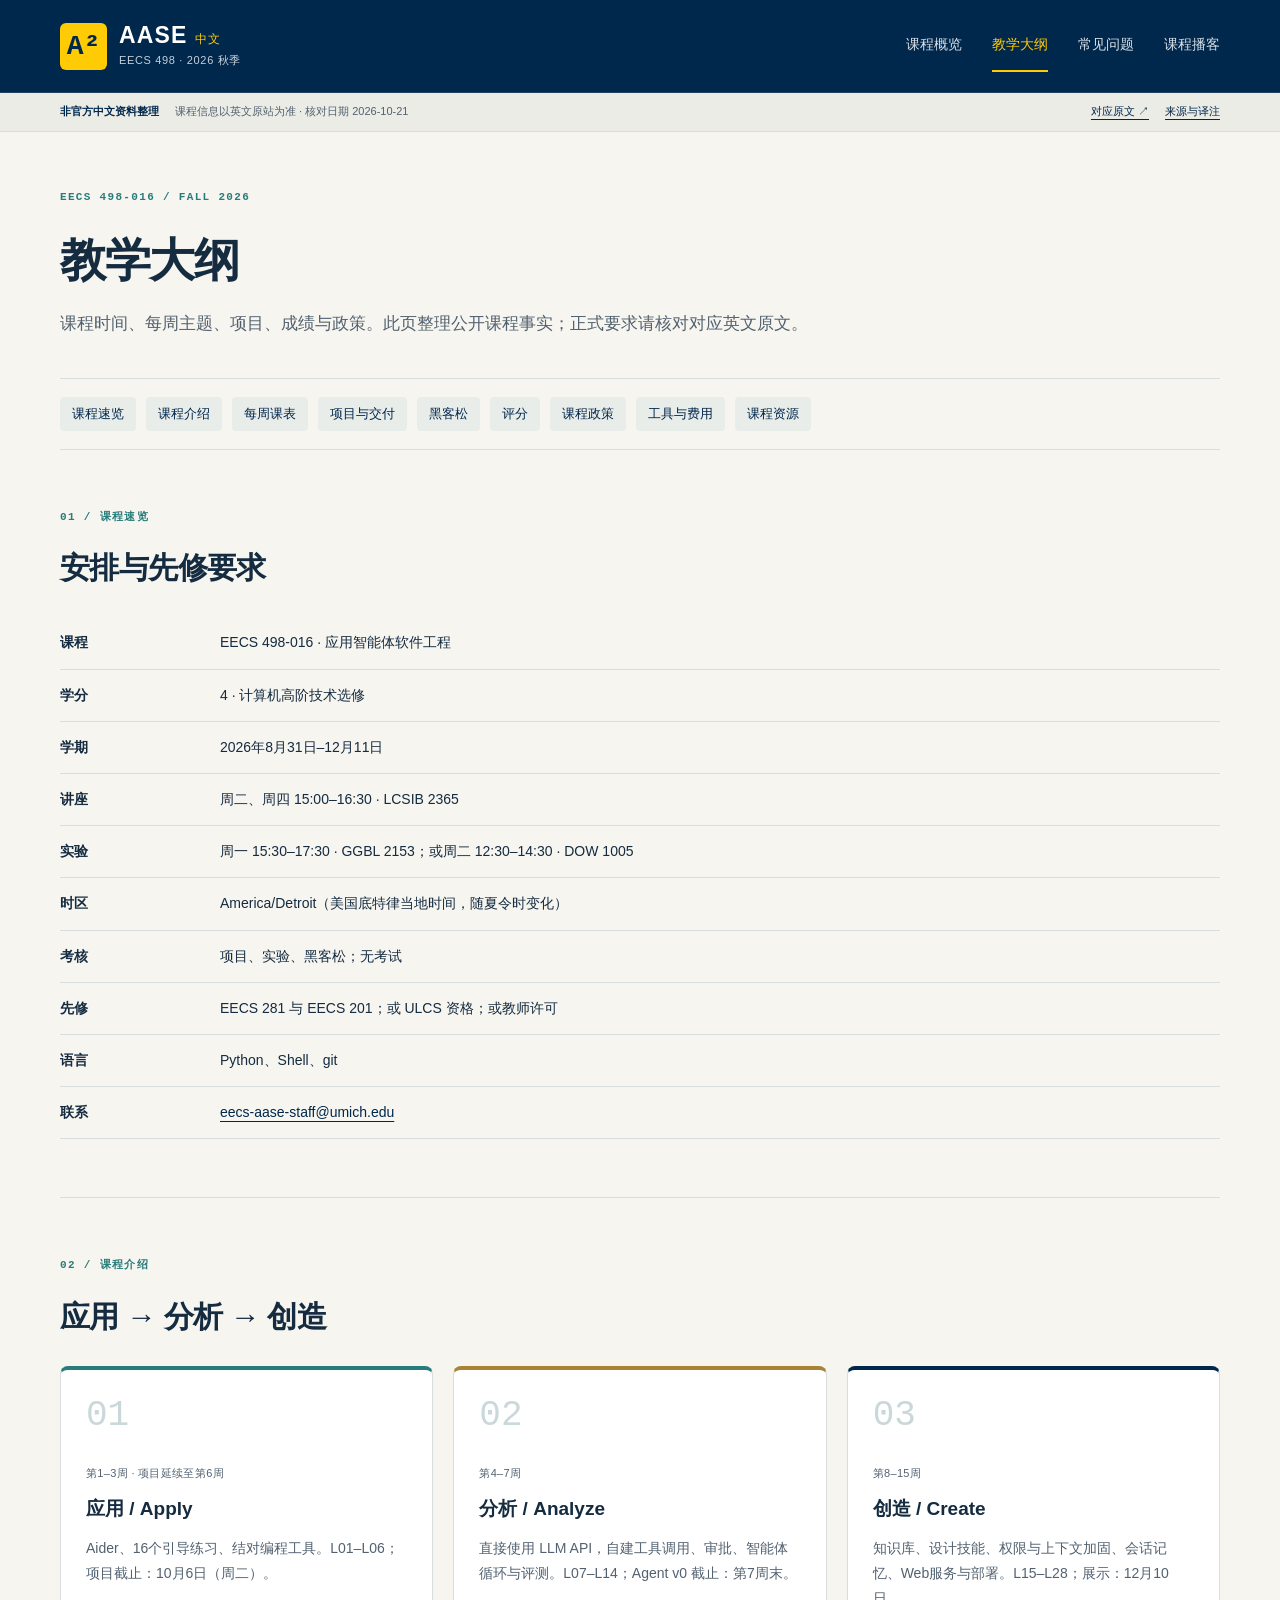
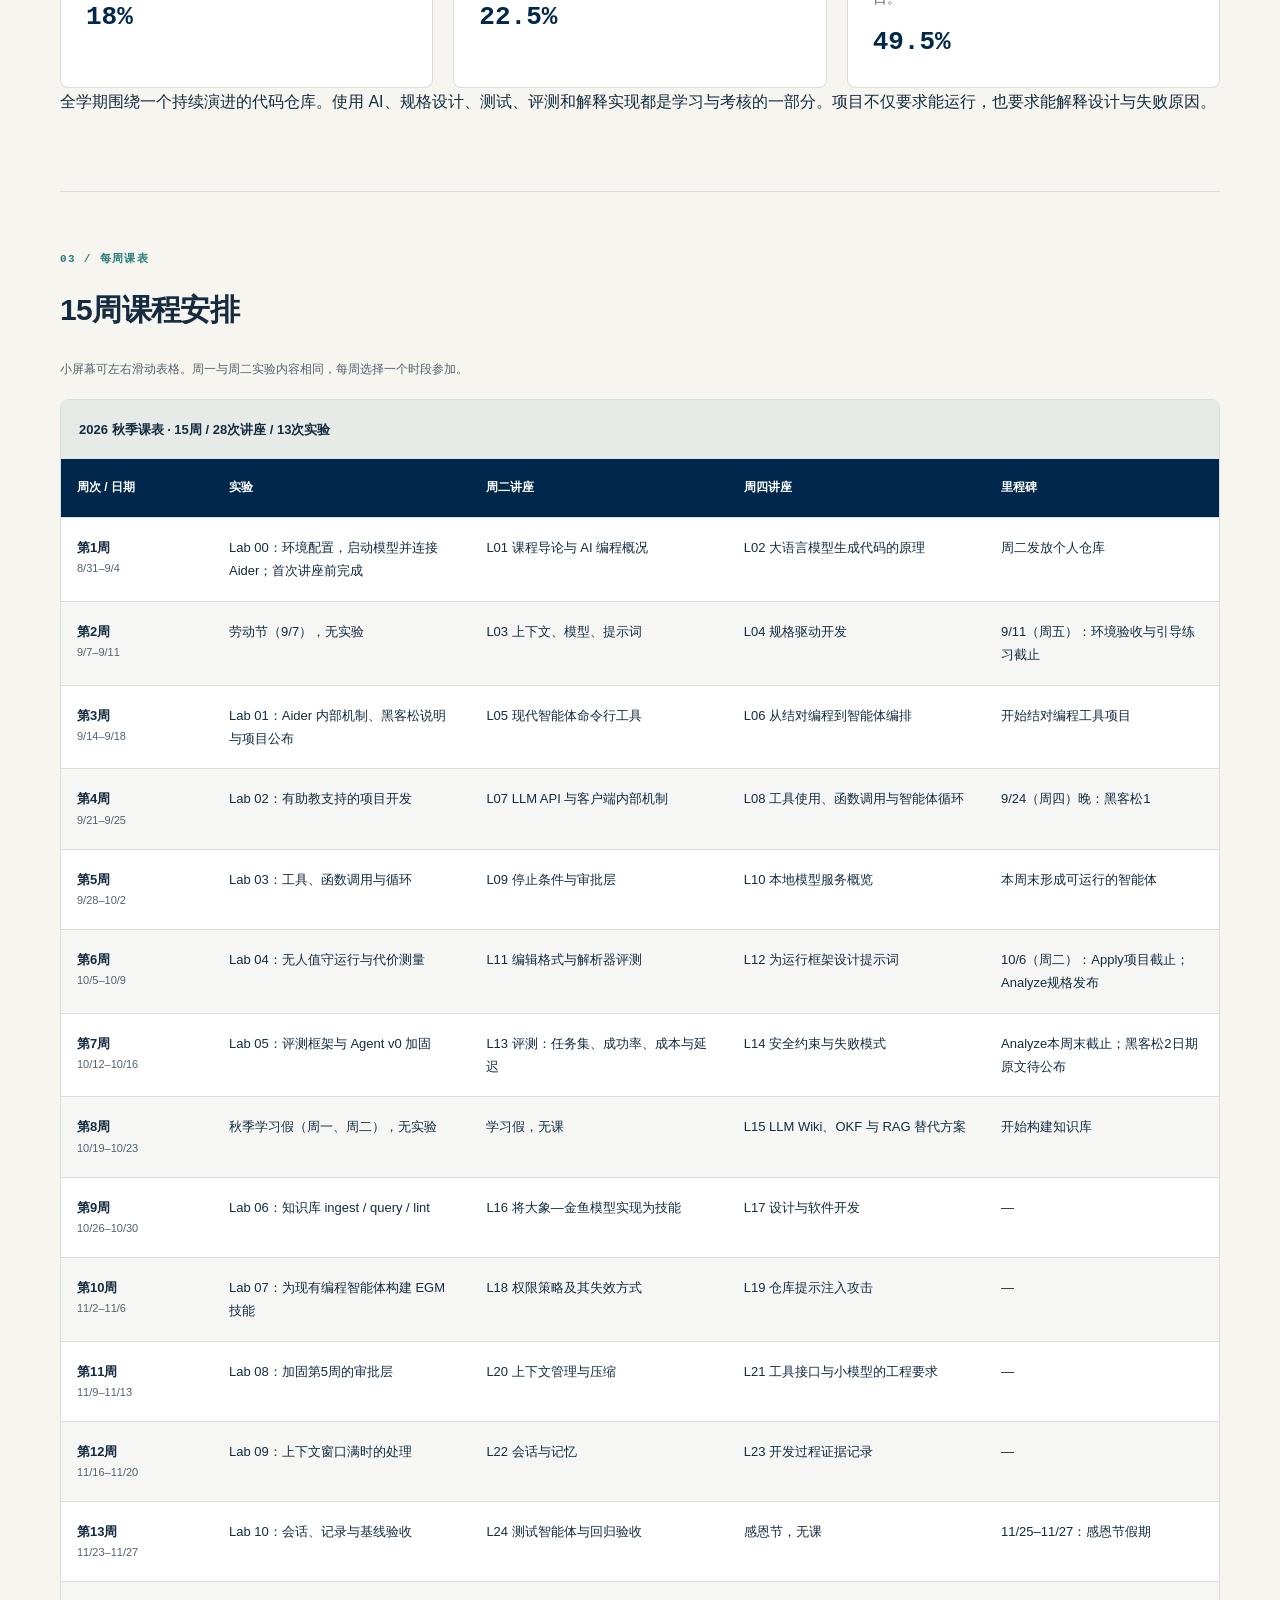
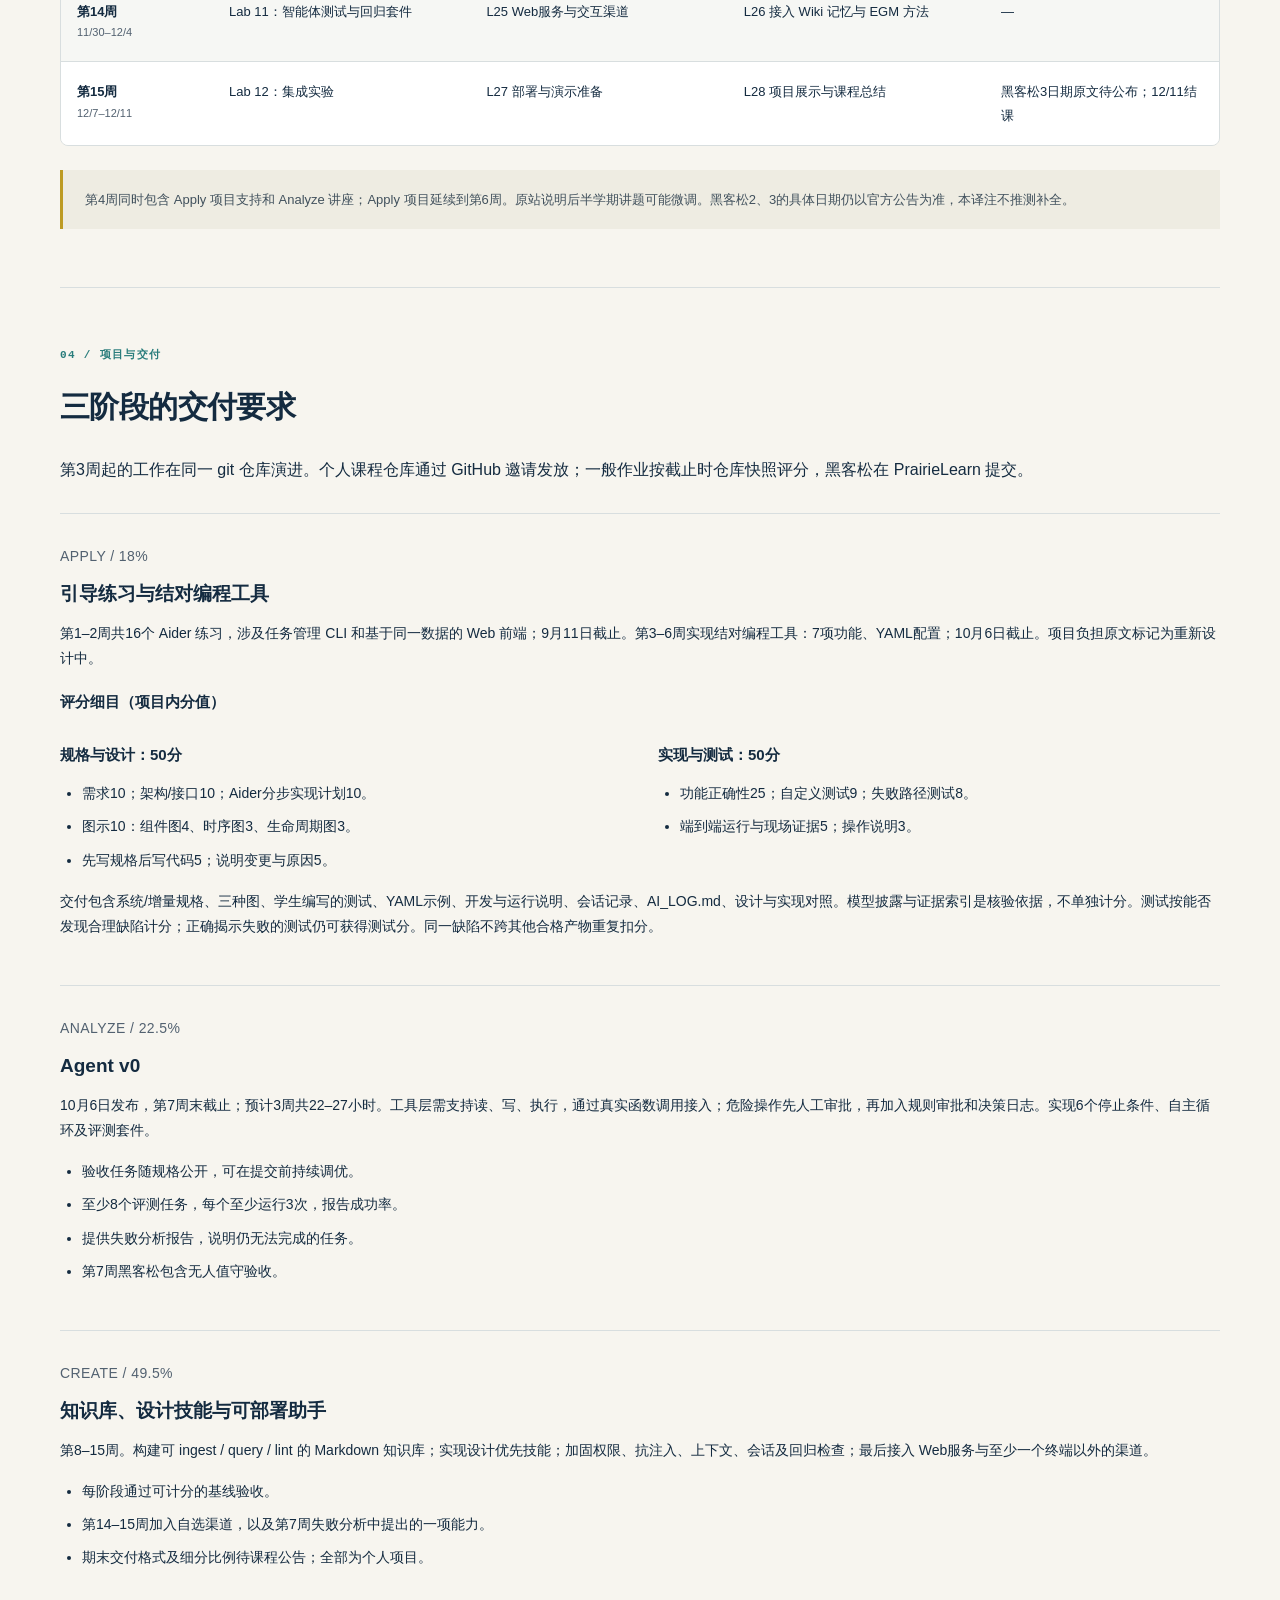
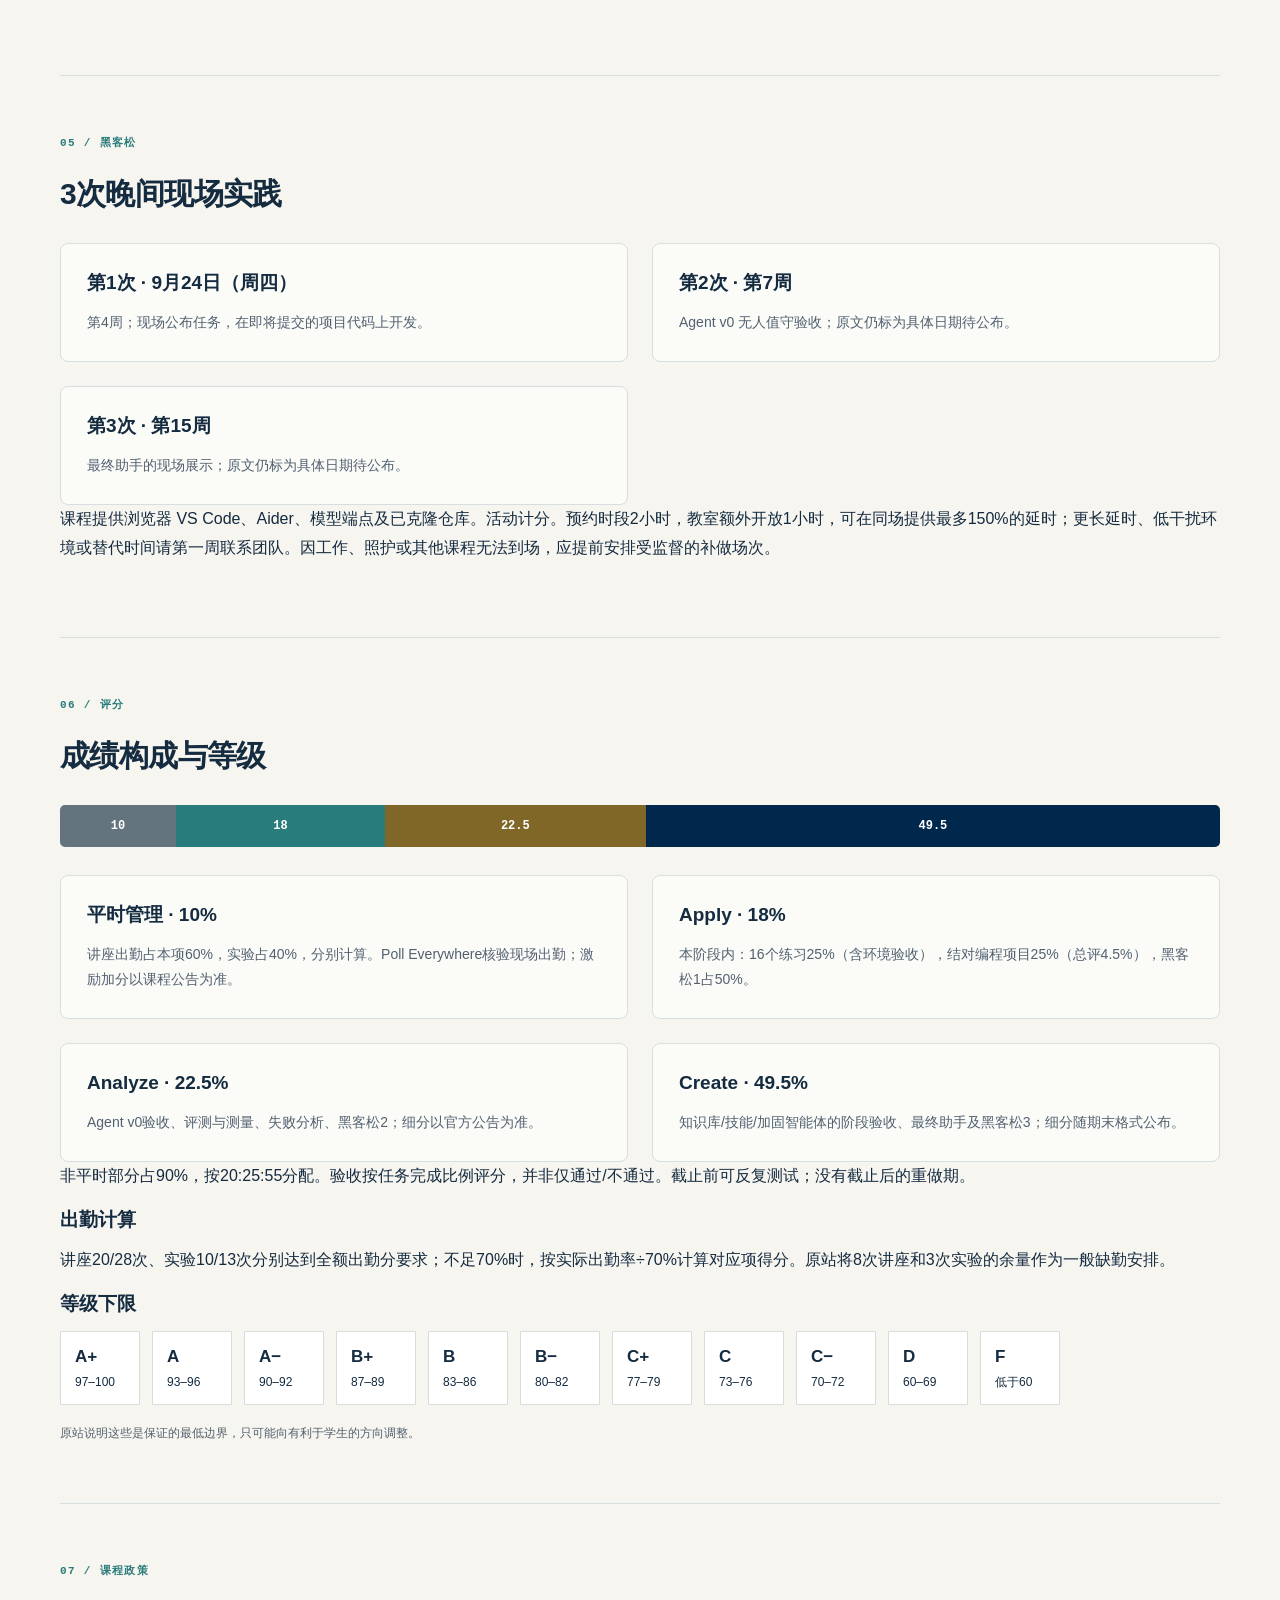
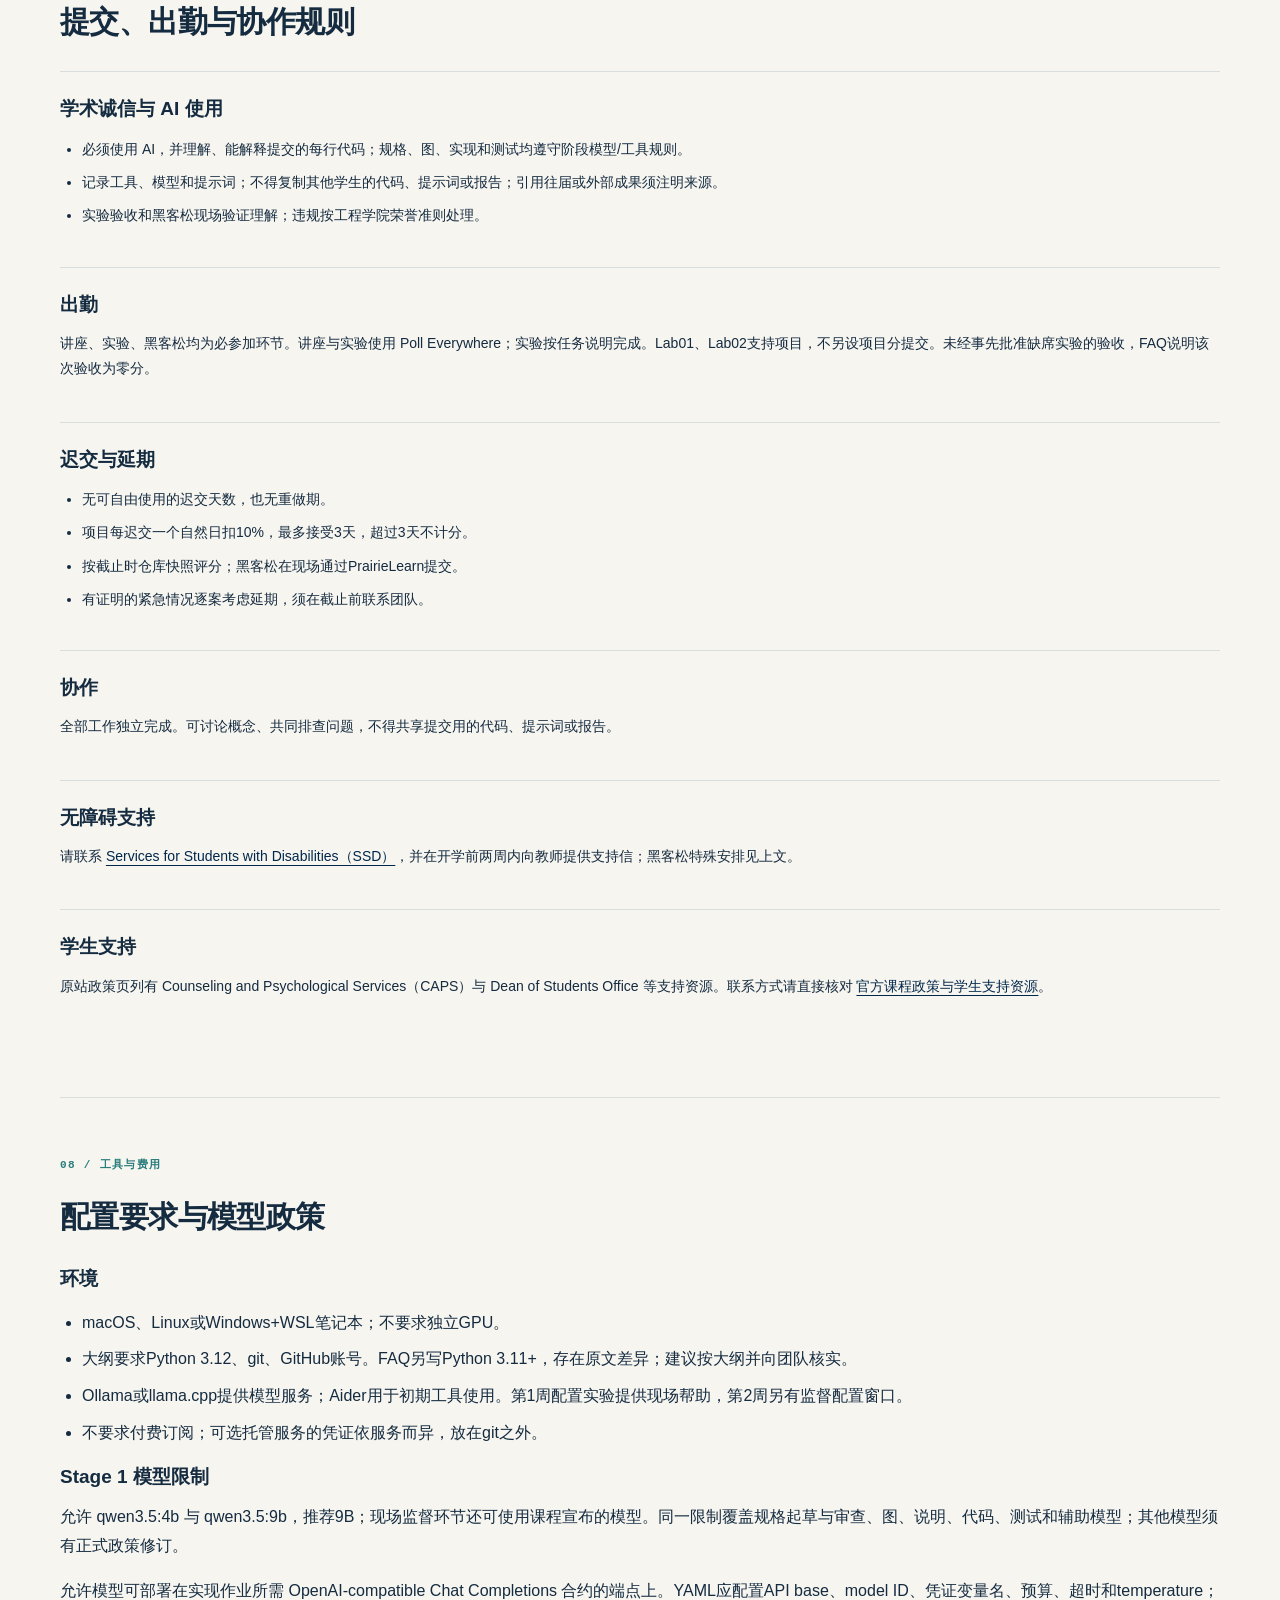
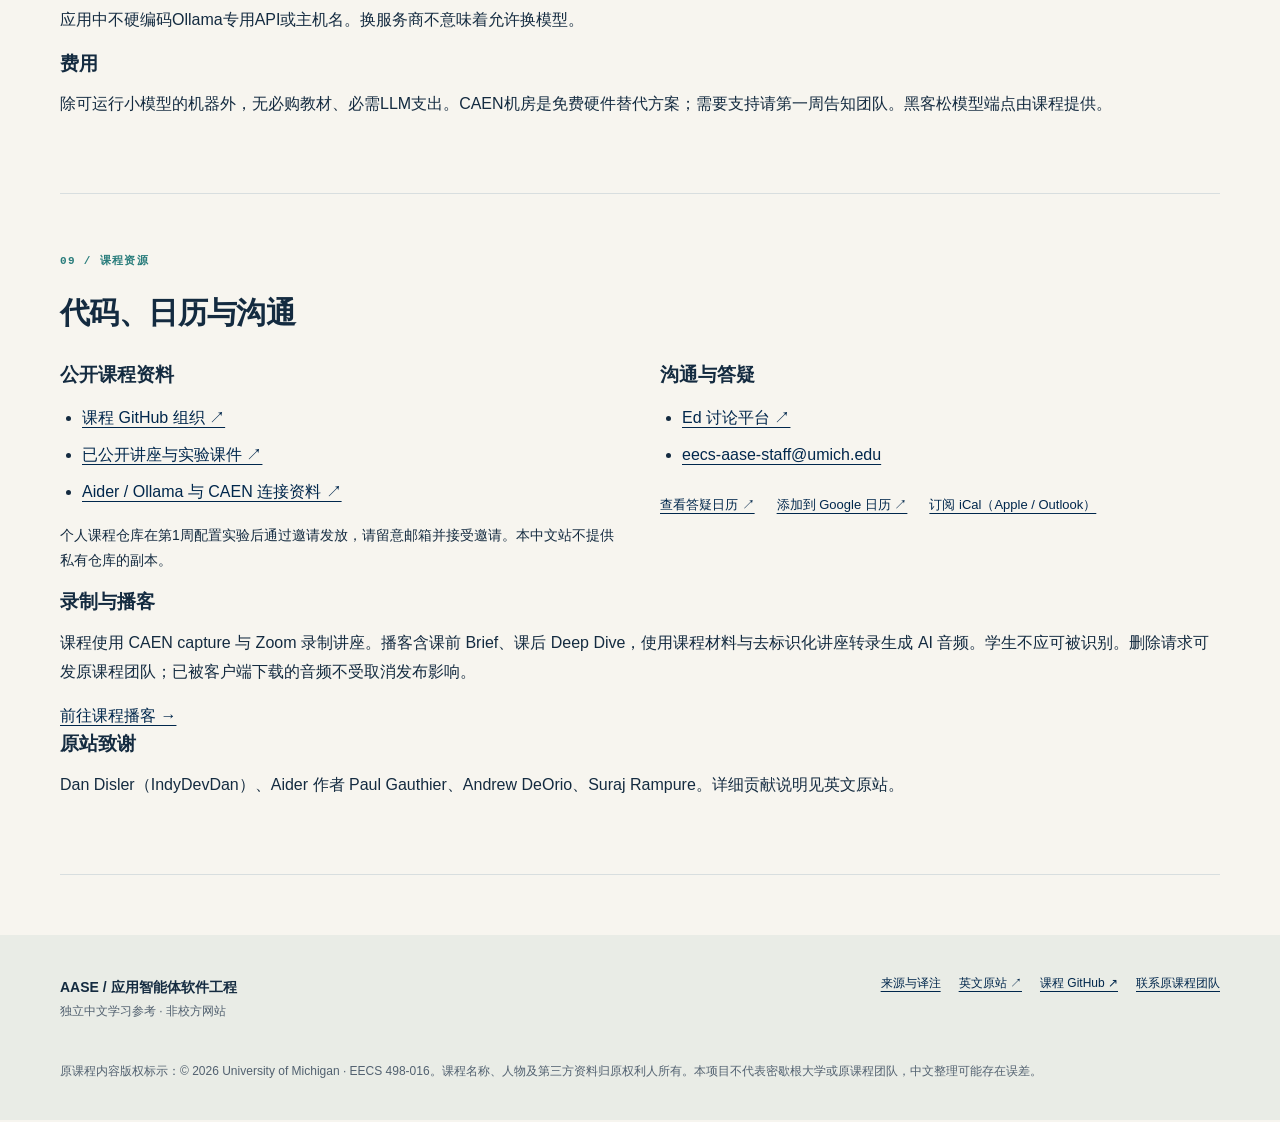
<file: docs/syllabus.html>
<!doctype html>
<html lang="zh-Hans"><head><meta charset="utf-8"><meta name="viewport" content="width=device-width, initial-scale=1">
<title>教学大纲 · AASE 非官方中文课程资料</title><meta name="description" content="密歇根大学 EECS 498-016 AASE 2026秋季课程的非官方中文资料整理。课程概览、大纲、课表、常见问题和英文播客入口。政策以原站为准。">
<meta name="theme-color" content="#00274c"><meta property="og:title" content="教学大纲 · AASE 非官方中文课程资料"><meta property="og:type" content="website">
<link rel="icon" href="assets/favicon.svg" type="image/svg+xml"><link rel="stylesheet" href="assets/style.css">
<script defer src="assets/app.js"></script></head><body>
<a class="skip" href="#main">跳到正文</a><header><div class="wrap head"><a class="brand" href="index.html"><span class="brand-symbol" aria-hidden="true">A²</span><span><strong>AASE <small>中文</small></strong><span class="brand-sub">EECS 498 · 2026 秋季</span></span></a>
<button class="menu-toggle" aria-controls="nav" aria-expanded="false" aria-label="展开导航菜单" hidden>菜单 <span aria-hidden="true">☰</span></button><nav id="nav" aria-label="主导航"><a href="index.html">课程概览</a><a href="syllabus.html" aria-current="page">教学大纲</a><a href="faq.html">常见问题</a><a href="podcast/index.html">课程播客</a></nav></div></header>
<div class="notice"><div class="wrap"><strong>非官方中文资料整理</strong><span>课程信息以英文原站为准 · 核对日期 2026-10-21</span><a href="https://eecs498-aase.github.io/syllabus.html" class="" target="_blank" rel="noopener noreferrer">对应原文 ↗</a><a href="about.html" class="">来源与译注</a></div></div>
<main id="main" class="wrap"><div class="page-hero"><p class="eyebrow">EECS 498-016 / FALL 2026</p><h1>教学大纲</h1><p class="lede">课程时间、每周主题、项目、成绩与政策。此页整理公开课程事实；正式要求请核对对应英文原文。</p></div><nav class="toc" aria-label="大纲章节"><a href="#glance" class="">课程速览</a><a href="#description" class="">课程介绍</a><a href="#schedule" class="">每周课表</a><a href="#projects" class="">项目与交付</a><a href="#hackathons" class="">黑客松</a><a href="#grading" class="">评分</a><a href="#policies" class="">课程政策</a><a href="#tools" class="">工具与费用</a><a href="#resources" class="">课程资源</a></nav><section id="glance" class="section"><p class="eyebrow">01 / 课程速览</p><h2>安排与先修要求</h2><dl class="definition"><div><dt>课程</dt><dd>EECS 498-016 · 应用智能体软件工程</dd></div><div><dt>学分</dt><dd>4 · 计算机高阶技术选修</dd></div><div><dt>学期</dt><dd>2026年8月31日–12月11日</dd></div><div><dt>讲座</dt><dd>周二、周四 15:00–16:30 · LCSIB 2365</dd></div><div><dt>实验</dt><dd>周一 15:30–17:30 · GGBL 2153；或周二 12:30–14:30 · DOW 1005</dd></div><div><dt>时区</dt><dd>America/Detroit（美国底特律当地时间，随夏令时变化）</dd></div><div><dt>考核</dt><dd>项目、实验、黑客松；无考试</dd></div><div><dt>先修</dt><dd>EECS 281 与 EECS 201；或 ULCS 资格；或教师许可</dd></div><div><dt>语言</dt><dd>Python、Shell、git</dd></div><div><dt>联系</dt><dd><a href="mailto:eecs-aase-staff@umich.edu" class="">eecs-aase-staff@umich.edu</a></dd></div></dl></section><section id="description" class="section"><p class="eyebrow">02 / 课程介绍</p><h2>应用 → 分析 → 创造</h2><div class="phase-grid"><article class="phase"><span class="phase-num">01</span><p class="meta">第1–3周 · 项目延续至第6周</p><h3>应用 / Apply</h3><p>Aider、16个引导练习、结对编程工具。L01–L06；项目截止：10月6日（周二）。</p><strong class="weight">18%</strong></article><article class="phase"><span class="phase-num">02</span><p class="meta">第4–7周</p><h3>分析 / Analyze</h3><p>直接使用 LLM API，自建工具调用、审批、智能体循环与评测。L07–L14；Agent v0 截止：第7周末。</p><strong class="weight">22.5%</strong></article><article class="phase"><span class="phase-num">03</span><p class="meta">第8–15周</p><h3>创造 / Create</h3><p>知识库、设计技能、权限与上下文加固、会话记忆、Web服务与部署。L15–L28；展示：12月10日。</p><strong class="weight">49.5%</strong></article></div><p>全学期围绕一个持续演进的代码仓库。使用 AI、规格设计、测试、评测和解释实现都是学习与考核的一部分。项目不仅要求能运行，也要求能解释设计与失败原因。</p></section><section id="schedule" class="section"><p class="eyebrow">03 / 每周课表</p><h2>15周课程安排</h2><p class="fine">小屏幕可左右滑动表格。周一与周二实验内容相同，每周选择一个时段参加。</p><div class="table-scroll" role="region" tabindex="0" aria-label="15周课程安排，可横向滚动"><table><caption>2026 秋季课表 · 15周 / 28次讲座 / 13次实验</caption><thead><tr><th scope="col">周次 / 日期</th><th scope="col">实验</th><th scope="col">周二讲座</th><th scope="col">周四讲座</th><th scope="col">里程碑</th></tr></thead><tbody><tr><th scope="row">第1周<small>8/31–9/4</small></th><td>Lab 00：环境配置，启动模型并连接 Aider；首次讲座前完成</td><td>L01 课程导论与 AI 编程概况</td><td>L02 大语言模型生成代码的原理</td><td>周二发放个人仓库</td></tr><tr><th scope="row">第2周<small>9/7–9/11</small></th><td>劳动节（9/7），无实验</td><td>L03 上下文、模型、提示词</td><td>L04 规格驱动开发</td><td>9/11（周五）：环境验收与引导练习截止</td></tr><tr><th scope="row">第3周<small>9/14–9/18</small></th><td>Lab 01：Aider 内部机制、黑客松说明与项目公布</td><td>L05 现代智能体命令行工具</td><td>L06 从结对编程到智能体编排</td><td>开始结对编程工具项目</td></tr><tr><th scope="row">第4周<small>9/21–9/25</small></th><td>Lab 02：有助教支持的项目开发</td><td>L07 LLM API 与客户端内部机制</td><td>L08 工具使用、函数调用与智能体循环</td><td>9/24（周四）晚：黑客松1</td></tr><tr><th scope="row">第5周<small>9/28–10/2</small></th><td>Lab 03：工具、函数调用与循环</td><td>L09 停止条件与审批层</td><td>L10 本地模型服务概览</td><td>本周末形成可运行的智能体</td></tr><tr><th scope="row">第6周<small>10/5–10/9</small></th><td>Lab 04：无人值守运行与代价测量</td><td>L11 编辑格式与解析器评测</td><td>L12 为运行框架设计提示词</td><td>10/6（周二）：Apply项目截止；Analyze规格发布</td></tr><tr><th scope="row">第7周<small>10/12–10/16</small></th><td>Lab 05：评测框架与 Agent v0 加固</td><td>L13 评测：任务集、成功率、成本与延迟</td><td>L14 安全约束与失败模式</td><td>Analyze本周末截止；黑客松2日期原文待公布</td></tr><tr><th scope="row">第8周<small>10/19–10/23</small></th><td>秋季学习假（周一、周二），无实验</td><td>学习假，无课</td><td>L15 LLM Wiki、OKF 与 RAG 替代方案</td><td>开始构建知识库</td></tr><tr><th scope="row">第9周<small>10/26–10/30</small></th><td>Lab 06：知识库 ingest / query / lint</td><td>L16 将大象—金鱼模型实现为技能</td><td>L17 设计与软件开发</td><td>—</td></tr><tr><th scope="row">第10周<small>11/2–11/6</small></th><td>Lab 07：为现有编程智能体构建 EGM 技能</td><td>L18 权限策略及其失效方式</td><td>L19 仓库提示注入攻击</td><td>—</td></tr><tr><th scope="row">第11周<small>11/9–11/13</small></th><td>Lab 08：加固第5周的审批层</td><td>L20 上下文管理与压缩</td><td>L21 工具接口与小模型的工程要求</td><td>—</td></tr><tr><th scope="row">第12周<small>11/16–11/20</small></th><td>Lab 09：上下文窗口满时的处理</td><td>L22 会话与记忆</td><td>L23 开发过程证据记录</td><td>—</td></tr><tr><th scope="row">第13周<small>11/23–11/27</small></th><td>Lab 10：会话、记录与基线验收</td><td>L24 测试智能体与回归验收</td><td>感恩节，无课</td><td>11/25–11/27：感恩节假期</td></tr><tr><th scope="row">第14周<small>11/30–12/4</small></th><td>Lab 11：智能体测试与回归套件</td><td>L25 Web服务与交互渠道</td><td>L26 接入 Wiki 记忆与 EGM 方法</td><td>—</td></tr><tr><th scope="row">第15周<small>12/7–12/11</small></th><td>Lab 12：集成实验</td><td>L27 部署与演示准备</td><td>L28 项目展示与课程总结</td><td>黑客松3日期原文待公布；12/11结课</td></tr></tbody></table></div><p class="note">第4周同时包含 Apply 项目支持和 Analyze 讲座；Apply 项目延续到第6周。原站说明后半学期讲题可能微调。黑客松2、3的具体日期仍以官方公告为准，本译注不推测补全。</p></section><section id="projects" class="section"><p class="eyebrow">04 / 项目与交付</p><h2>三阶段的交付要求</h2><p>第3周起的工作在同一 git 仓库演进。个人课程仓库通过 GitHub 邀请发放；一般作业按截止时仓库快照评分，黑客松在 PrairieLearn 提交。</p>
<article class="project"><p class="meta">APPLY / 18%</p><h3>引导练习与结对编程工具</h3><p>第1–2周共16个 Aider 练习，涉及任务管理 CLI 和基于同一数据的 Web 前端；9月11日截止。第3–6周实现结对编程工具：7项功能、YAML配置；10月6日截止。项目负担原文标记为重新设计中。</p><h4>评分细目（项目内分值）</h4><div class="two-col"><div><h4>规格与设计：50分</h4><ul><li>需求10；架构/接口10；Aider分步实现计划10。</li><li>图示10：组件图4、时序图3、生命周期图3。</li><li>先写规格后写代码5；说明变更与原因5。</li></ul></div><div><h4>实现与测试：50分</h4><ul><li>功能正确性25；自定义测试9；失败路径测试8。</li><li>端到端运行与现场证据5；操作说明3。</li></ul></div></div><p>交付包含系统/增量规格、三种图、学生编写的测试、YAML示例、开发与运行说明、会话记录、AI_LOG.md、设计与实现对照。模型披露与证据索引是核验依据，不单独计分。测试按能否发现合理缺陷计分；正确揭示失败的测试仍可获得测试分。同一缺陷不跨其他合格产物重复扣分。</p></article>
<article class="project"><p class="meta">ANALYZE / 22.5%</p><h3>Agent v0</h3><p>10月6日发布，第7周末截止；预计3周共22–27小时。工具层需支持读、写、执行，通过真实函数调用接入；危险操作先人工审批，再加入规则审批和决策日志。实现6个停止条件、自主循环及评测套件。</p><ul><li>验收任务随规格公开，可在提交前持续调优。</li><li>至少8个评测任务，每个至少运行3次，报告成功率。</li><li>提供失败分析报告，说明仍无法完成的任务。</li><li>第7周黑客松包含无人值守验收。</li></ul></article>
<article class="project"><p class="meta">CREATE / 49.5%</p><h3>知识库、设计技能与可部署助手</h3><p>第8–15周。构建可 ingest / query / lint 的 Markdown 知识库；实现设计优先技能；加固权限、抗注入、上下文、会话及回归检查；最后接入 Web服务与至少一个终端以外的渠道。</p><ul><li>每阶段通过可计分的基线验收。</li><li>第14–15周加入自选渠道，以及第7周失败分析中提出的一项能力。</li><li>期末交付格式及细分比例待课程公告；全部为个人项目。</li></ul></article></section><section id="hackathons" class="section"><p class="eyebrow">05 / 黑客松</p><h2>3次晚间现场实践</h2><div class="cards"><article class="card"><h3>第1次 · 9月24日（周四）</h3><p>第4周；现场公布任务，在即将提交的项目代码上开发。</p></article><article class="card"><h3>第2次 · 第7周</h3><p>Agent v0 无人值守验收；原文仍标为具体日期待公布。</p></article><article class="card"><h3>第3次 · 第15周</h3><p>最终助手的现场展示；原文仍标为具体日期待公布。</p></article></div><p>课程提供浏览器 VS Code、Aider、模型端点及已克隆仓库。活动计分。预约时段2小时，教室额外开放1小时，可在同场提供最多150%的延时；更长延时、低干扰环境或替代时间请第一周联系团队。因工作、照护或其他课程无法到场，应提前安排受监督的补做场次。</p></section><section id="grading" class="section"><p class="eyebrow">06 / 评分</p><h2>成绩构成与等级</h2><div class="grade-bar" role="img" aria-label="平时10%，应用18%，分析22.5%，创造49.5%"><span style="flex:10">10</span><span style="flex:18">18</span><span style="flex:22.5">22.5</span><span style="flex:49.5">49.5</span></div><div class="cards"><article class="card"><h3>平时管理 · 10%</h3><p>讲座出勤占本项60%，实验占40%，分别计算。Poll Everywhere核验现场出勤；激励加分以课程公告为准。</p></article><article class="card"><h3>Apply · 18%</h3><p>本阶段内：16个练习25%（含环境验收），结对编程项目25%（总评4.5%），黑客松1占50%。</p></article><article class="card"><h3>Analyze · 22.5%</h3><p>Agent v0验收、评测与测量、失败分析、黑客松2；细分以官方公告为准。</p></article><article class="card"><h3>Create · 49.5%</h3><p>知识库/技能/加固智能体的阶段验收、最终助手及黑客松3；细分随期末格式公布。</p></article></div><p>非平时部分占90%，按20:25:55分配。验收按任务完成比例评分，并非仅通过/不通过。截止前可反复测试；没有截止后的重做期。</p><h3>出勤计算</h3><p>讲座20/28次、实验10/13次分别达到全额出勤分要求；不足70%时，按实际出勤率÷70%计算对应项得分。原站将8次讲座和3次实验的余量作为一般缺勤安排。</p><h3>等级下限</h3><div class="scale"><span><b>A+</b>97–100</span><span><b>A</b>93–96</span><span><b>A−</b>90–92</span><span><b>B+</b>87–89</span><span><b>B</b>83–86</span><span><b>B−</b>80–82</span><span><b>C+</b>77–79</span><span><b>C</b>73–76</span><span><b>C−</b>70–72</span><span><b>D</b>60–69</span><span><b>F</b>低于60</span></div><p class="fine">原站说明这些是保证的最低边界，只可能向有利于学生的方向调整。</p></section><section id="policies" class="section"><p class="eyebrow">07 / 课程政策</p><h2>提交、出勤与协作规则</h2><div class="policy-list"><article><h3>学术诚信与 AI 使用</h3><ul><li>必须使用 AI，并理解、能解释提交的每行代码；规格、图、实现和测试均遵守阶段模型/工具规则。</li><li>记录工具、模型和提示词；不得复制其他学生的代码、提示词或报告；引用往届或外部成果须注明来源。</li><li>实验验收和黑客松现场验证理解；违规按工程学院荣誉准则处理。</li></ul></article><article><h3>出勤</h3><p>讲座、实验、黑客松均为必参加环节。讲座与实验使用 Poll Everywhere；实验按任务说明完成。Lab01、Lab02支持项目，不另设项目分提交。未经事先批准缺席实验的验收，FAQ说明该次验收为零分。</p></article><article><h3>迟交与延期</h3><ul><li>无可自由使用的迟交天数，也无重做期。</li><li>项目每迟交一个自然日扣10%，最多接受3天，超过3天不计分。</li><li>按截止时仓库快照评分；黑客松在现场通过PrairieLearn提交。</li><li>有证明的紧急情况逐案考虑延期，须在截止前联系团队。</li></ul></article><article><h3>协作</h3><p>全部工作独立完成。可讨论概念、共同排查问题，不得共享提交用的代码、提示词或报告。</p></article><article><h3>无障碍支持</h3><p>请联系 <a href="https://ssd.umich.edu/" class="" target="_blank" rel="noopener noreferrer">Services for Students with Disabilities（SSD）</a>，并在开学前两周内向教师提供支持信；黑客松特殊安排见上文。</p></article><article><h3>学生支持</h3><p>原站政策页列有 Counseling and Psychological Services（CAPS）与 Dean of Students Office 等支持资源。联系方式请直接核对 <a href="https://eecs498-aase.github.io/syllabus.html#policies" class="" target="_blank" rel="noopener noreferrer">官方课程政策与学生支持资源</a>。</p></article></div></section><section id="tools" class="section"><p class="eyebrow">08 / 工具与费用</p><h2>配置要求与模型政策</h2><h3>环境</h3><ul><li>macOS、Linux或Windows+WSL笔记本；不要求独立GPU。</li><li>大纲要求Python 3.12、git、GitHub账号。FAQ另写Python 3.11+，存在原文差异；建议按大纲并向团队核实。</li><li>Ollama或llama.cpp提供模型服务；Aider用于初期工具使用。第1周配置实验提供现场帮助，第2周另有监督配置窗口。</li><li>不要求付费订阅；可选托管服务的凭证依服务而异，放在git之外。</li></ul><h3>Stage 1 模型限制</h3><p>允许 qwen3.5:4b 与 qwen3.5:9b，推荐9B；现场监督环节还可使用课程宣布的模型。同一限制覆盖规格起草与审查、图、说明、代码、测试和辅助模型；其他模型须有正式政策修订。</p><p>允许模型可部署在实现作业所需 OpenAI-compatible Chat Completions 合约的端点上。YAML应配置API base、model ID、凭证变量名、预算、超时和temperature；应用中不硬编码Ollama专用API或主机名。换服务商不意味着允许换模型。</p><h3>费用</h3><p>除可运行小模型的机器外，无必购教材、必需LLM支出。CAEN机房是免费硬件替代方案；需要支持请第一周告知团队。黑客松模型端点由课程提供。</p></section><section id="resources" class="section"><p class="eyebrow">09 / 课程资源</p><h2>代码、日历与沟通</h2><div class="resource-grid"><article><h3>公开课程资料</h3><ul><li><a href="https://github.com/eecs498-aase" class="" target="_blank" rel="noopener noreferrer">课程 GitHub 组织 ↗</a></li><li><a href="https://github.com/eecs498-aase/materials" class="" target="_blank" rel="noopener noreferrer">已公开讲座与实验课件 ↗</a></li><li><a href="https://github.com/eecs498-aase/aider-ollama" class="" target="_blank" rel="noopener noreferrer">Aider / Ollama 与 CAEN 连接资料 ↗</a></li></ul><p>个人课程仓库在第1周配置实验后通过邀请发放，请留意邮箱并接受邀请。本中文站不提供私有仓库的副本。</p></article><article><h3>沟通与答疑</h3><ul><li><a href="https://edstem.org" class="" target="_blank" rel="noopener noreferrer">Ed 讨论平台 ↗</a></li><li><a href="mailto:eecs-aase-staff@umich.edu" class="">eecs-aase-staff@umich.edu</a></li></ul><div class="link-row"><a href="https://calendar.google.com/calendar/embed?src=c_9df0ad5ebcf778747b62541cd1fd9c4ec6016fe57b3114b1e6345afe8a980fa5%40group.calendar.google.com&amp;ctz=America%2FDetroit" class="" target="_blank" rel="noopener noreferrer">查看答疑日历 ↗</a><a href="https://calendar.google.com/calendar/render?cid=c_9df0ad5ebcf778747b62541cd1fd9c4ec6016fe57b3114b1e6345afe8a980fa5%40group.calendar.google.com" class="" target="_blank" rel="noopener noreferrer">添加到 Google 日历 ↗</a><a href="https://calendar.google.com/calendar/ical/c_9df0ad5ebcf778747b62541cd1fd9c4ec6016fe57b3114b1e6345afe8a980fa5%40group.calendar.google.com/public/basic.ics" class="" target="_blank" rel="noopener noreferrer">订阅 iCal（Apple / Outlook）</a></div></article></div><h3>录制与播客</h3><p>课程使用 CAEN capture 与 Zoom 录制讲座。播客含课前 Brief、课后 Deep Dive，使用课程材料与去标识化讲座转录生成 AI 音频。学生不应可被识别。删除请求可发原课程团队；已被客户端下载的音频不受取消发布影响。</p><a href="podcast/index.html" class="">前往课程播客 →</a><h3>原站致谢</h3><p>Dan Disler（IndyDevDan）、Aider 作者 Paul Gauthier、Andrew DeOrio、Suraj Rampure。详细贡献说明见英文原站。</p></section></main><footer><div class="wrap"><div class="footer-top"><div><strong>AASE / 应用智能体软件工程</strong><p>独立中文学习参考 · 非校方网站</p></div><div class="footer-links"><a href="about.html" class="">来源与译注</a><a href="https://eecs498-aase.github.io/" class="" target="_blank" rel="noopener noreferrer">英文原站 ↗</a><a href="https://github.com/eecs498-aase" class="" target="_blank" rel="noopener noreferrer">课程 GitHub ↗</a><a href="mailto:eecs-aase-staff@umich.edu" class="">联系原课程团队</a></div></div><p class="fine">原课程内容版权标示：© 2026 University of Michigan · EECS 498-016。课程名称、人物及第三方资料归原权利人所有。本项目不代表密歇根大学或原课程团队，中文整理可能存在误差。</p></div></footer></body></html>
</file>
<file: docs/assets/style.css>
:root{--navy:#00274c;--deep:#001b35;--yellow:#ffcb05;--paper:#f7f5ef;--ink:#142b40;--muted:#526170;--line:#d8dedf;--white:#fff;--teal:#287c7b;--radius:8px}*{box-sizing:border-box}html{scroll-behavior:smooth;scroll-padding-top:110px}body{margin:0;background:var(--paper);color:var(--ink);font-family:-apple-system,BlinkMacSystemFont,"PingFang SC","Microsoft YaHei","Noto Sans CJK SC",sans-serif;line-height:1.8}a{color:var(--navy);text-underline-offset:4px;text-decoration-thickness:1px}a:hover{color:#756000}button,input,select{font:inherit}button,a,input,select,summary{-webkit-tap-highlight-color:transparent}button{cursor:pointer}a:focus-visible,button:focus-visible,input:focus-visible,select:focus-visible,summary:focus-visible,[tabindex]:focus-visible{outline:3px solid #a46400;outline-offset:5px;border-radius:3px}[hidden]{display:none!important}.wrap{width:min(1160px,calc(100% - 64px));margin-inline:auto}.skip{position:fixed;z-index:100;top:8px;left:12px;padding:10px 20px;background:var(--yellow);transform:translateY(-150%)}.skip:focus{transform:none}header{background:var(--navy);color:white;position:sticky;top:0;z-index:10;border-bottom:1px solid #ffffff20}.head{display:flex;align-items:center;justify-content:space-between;gap:28px;min-height:92px}.brand{display:flex;gap:12px;align-items:center;text-decoration:none;color:white}.brand:hover{color:var(--yellow)}.brand-symbol{font:bold 28px monospace;display:grid;place-items:center;background:var(--yellow);color:var(--navy);width:47px;height:47px;border-radius:6px}.brand strong{font-size:23px;letter-spacing:.05em;display:block;line-height:1.3}.brand small{font-size:12px;font-weight:500;color:var(--yellow)}.brand-sub{font-size:11px;color:#c5d0da;display:block;letter-spacing:.06em}nav{display:flex;gap:30px}header nav a{font-size:14px;text-decoration:none;color:#d9e1e7;padding:12px 0;white-space:nowrap;border-bottom:2px solid transparent}header nav a:hover,header nav a[aria-current]{color:var(--yellow);border-bottom-color:var(--yellow)}.menu-toggle{display:none;min-height:44px;border:1px solid #648099;background:transparent;border-radius:4px;padding:4px 12px;color:white}.notice{border-bottom:1px solid var(--line);background:#ebece5;font-size:11px}.notice .wrap{display:flex;gap:16px;align-items:center;flex-wrap:wrap;padding-block:9px}.notice strong{color:var(--navy)}.notice span{color:var(--muted)}.notice a:first-of-type{margin-left:auto}.hero{background:var(--navy);color:white;box-shadow:0 0 0 100vmax var(--navy);clip-path:inset(0 -100vmax);padding:66px 0 54px;display:grid;grid-template-columns:1.12fr 1fr;gap:70px;align-items:center}.eyebrow{font:600 11px/1.8 monospace;letter-spacing:.12em;margin:0 0 20px;color:var(--teal)}.hero .eyebrow{color:#a8c1d4}.hero h1{font-size:clamp(40px,4.8vw,60px);line-height:1.25;letter-spacing:-.03em;margin:0 0 14px;font-weight:800}.yellow{color:var(--yellow)}.english{font:14px/1.7 monospace;color:#aabfcf;margin:0 0 24px}.lede{font-size:18px;line-height:1.9;max-width:800px;color:var(--muted)}.hero .lede{color:#d4e0e8;font-size:17px}.actions{display:flex;align-items:center;gap:24px;margin-top:30px}.button{min-height:46px;display:inline-flex;align-items:center;justify-content:center;gap:20px;border:1px solid var(--navy);padding:10px 20px;border-radius:4px;text-decoration:none;font-size:14px;font-weight:650;color:var(--navy);background:white;white-space:nowrap}.button.primary{background:var(--yellow);border-color:var(--yellow);color:var(--navy)}.button:hover{background:#f1d964;color:var(--navy)}.text-link{color:#e2eaf1;font-size:14px}.terminal{border:1px solid #3d5870;border-radius:var(--radius);background:var(--deep);box-shadow:12px 12px 0 #001d39;overflow:hidden}.terminal-bar{background:#173b5c;color:#c0cfdc;padding:11px 16px;font:11px/1.8 monospace;display:flex;gap:24px}.terminal-bar span{color:#8799aa;letter-spacing:5px;font-size:9px}.terminal pre{font:12px/2.2 monospace;margin:0;padding:26px 24px;white-space:pre-wrap;overflow-wrap:anywhere}.muted{color:#a1b4c4}.green{color:#9bd49d}.facts{background:#ecebe4;display:grid;grid-template-columns:repeat(4,1fr);padding:25px 0;margin-top:0;border-bottom:1px solid var(--line)}.facts div{padding:0 24px;border-right:1px solid #ccd1ce}.facts div:last-child{border:none}.facts b{font-size:19px;display:block}.facts span{font-size:12px;color:var(--muted)}.fine{font-size:12px;color:var(--muted)}.timezone{margin:12px 0}.section{padding:58px 0;border-bottom:1px solid var(--line);scroll-margin-top:110px}h1,h2,h3,h4{line-height:1.4}h1{font-size:46px;margin:0 0 16px;letter-spacing:-.03em}h2{font-size:30px;margin:0 0 28px;letter-spacing:-.02em}h2 small{font:13px monospace;color:var(--muted);margin-left:10px}h3{font-size:19px;margin:0 0 13px}h4{font-size:15px;margin:20px 0 12px}p{margin:0 0 16px}li{margin:8px 0}ul{padding-left:22px}.cards{display:grid;grid-template-columns:repeat(2,minmax(0,1fr));gap:24px}.card{background:#fff9;border:1px solid var(--line);padding:26px;border-radius:var(--radius)}.card p:last-child{margin:0}.card p{font-size:14px;color:var(--muted)}.phase-grid{display:grid;grid-template-columns:repeat(3,minmax(0,1fr));gap:20px}.phase{position:relative;padding:28px 25px;background:#fff;border:1px solid var(--line);border-top:4px solid var(--teal);border-radius:var(--radius);overflow:hidden}.phase:nth-child(2){border-top-color:#a68335}.phase:nth-child(3){border-top-color:var(--navy)}.phase-num{display:block;font:36px/1 monospace;color:#cbd8da;margin-bottom:30px}.phase p:not(.meta){font-size:14px;color:var(--muted)}.meta{font-size:11px;letter-spacing:.03em;color:var(--muted);margin-bottom:12px}.weight{font:600 26px monospace;color:var(--navy)}.note{font-size:13px;padding:18px 22px;margin:24px 0 0;border-left:3px solid #bd9b24;background:#eeece2;color:#41515d}.chips{display:flex;flex-wrap:wrap;gap:10px;margin-top:24px}.chips span{border:1px solid #bac9ce;border-radius:4px;padding:6px 13px;font:12px monospace}.people{display:grid;grid-template-columns:repeat(4,minmax(0,1fr));gap:24px;margin-bottom:30px}.people article{border-top:1px solid var(--line);padding-top:24px}.people a{font-size:12px;overflow-wrap:anywhere}.people h3{font-size:17px}.link-row{display:flex;gap:22px;flex-wrap:wrap;margin-top:18px;font-size:13px}.link-row a{padding-block:5px}.callout{padding:34px;margin:46px 0 64px;background:var(--navy);color:white;border-radius:var(--radius);display:flex;gap:40px;align-items:center;justify-content:space-between}.callout h2{font-size:25px;margin-bottom:8px}.callout p{font-size:13px;color:#cedae4;margin:0}.page-hero{padding:56px 0 38px}.page-hero .lede{font-size:17px;margin-bottom:0}.toc{gap:10px;flex-wrap:wrap;border-block:1px solid var(--line);padding:18px 0}.toc a{font-size:13px;padding:5px 12px;background:#e9edea;border-radius:4px;text-decoration:none}.toc a:hover{background:#dce4df}.definition{margin:0}.definition>div{display:grid;grid-template-columns:140px 1fr;border-bottom:1px solid var(--line);padding:13px 0;gap:20px;font-size:14px}.definition dt{font-weight:650}.definition dd{margin:0}.table-scroll{overflow-x:auto;border:1px solid var(--line);border-radius:var(--radius);margin-top:18px}table{width:100%;min-width:960px;border-collapse:collapse;text-align:left;font-size:13px;background:#fff}caption{text-align:left;padding:18px;font-weight:bold;background:#e7ebe7}th,td{padding:18px 16px;border-bottom:1px solid var(--line);vertical-align:top}thead{background:var(--navy);color:#fff}thead th{font-size:12px}tbody th{min-width:115px;width:13%}tbody th small{display:block;font-weight:400;font-size:11px;color:var(--muted)}tbody td{width:22%}tbody td:last-child{width:20%}tbody tr:nth-child(even){background:#f6f7f4}tbody tr:last-child>*{border-bottom:none}.project{padding:30px 0;border-top:1px solid var(--line)}.project p,.project li{font-size:14px}.project:first-of-type{margin-top:28px}.two-col{display:grid;grid-template-columns:1fr 1fr;gap:36px}.grade-bar{display:flex;margin:0 0 28px;height:42px;border-radius:5px;overflow:hidden;color:#fff;font:600 12px/42px monospace;text-align:center}.grade-bar span:nth-child(1){background:#63747e}.grade-bar span:nth-child(2){background:var(--teal)}.grade-bar span:nth-child(3){background:#806728}.grade-bar span:nth-child(4){background:var(--navy)}.scale{display:flex;gap:12px;flex-wrap:wrap;margin-bottom:18px}.scale span{background:white;border:1px solid var(--line);padding:10px 14px;min-width:80px;font-size:12px}.scale b{display:block;font-size:17px}.policy-list article{padding:24px 0;border-top:1px solid var(--line);font-size:14px}.resource-grid{display:grid;grid-template-columns:1fr 1fr;gap:40px}.resource-grid p{font-size:14px}.filter-tools{padding:24px;background:#e9ede7;border-radius:var(--radius);margin:0 0 20px}.filter-tools label,.episode-tools label{display:block;font-size:13px;font-weight:650;margin-bottom:9px}.search-row{display:flex;gap:12px}.search-row input{width:100%;min-width:0;padding:11px 14px;border:1px solid #8d9da3;border-radius:4px;min-height:46px;background:white}.search-row button{white-space:nowrap;border:1px solid #9aabb0;border-radius:4px;padding:8px 14px;background:transparent;color:var(--navy)}#faq-count{margin:10px 0 0}.faq-group{padding:30px 0;border:none}.faq-item{border-bottom:1px solid var(--line)}summary{display:flex;justify-content:space-between;align-items:center;list-style:none;gap:22px;cursor:pointer;padding:20px 0;font-weight:600;font-size:16px;min-height:60px}summary::-webkit-details-marker{display:none}summary span{color:#567782;font:24px monospace;flex-shrink:0}details[open] summary span{transform:rotate(45deg)}details[open] summary{color:var(--teal)}.faq-answer{font-size:14px;color:var(--muted);max-width:850px;padding:0 30px 10px 0}.empty{padding:35px;border:1px dashed #8f9da4;border-radius:4px}.subscribe{padding:30px;background:var(--navy);color:white;border-radius:var(--radius);display:flex;align-items:center;gap:40px;justify-content:space-between}.subscribe h2{font-size:23px;margin:0 0 10px}.subscribe p{font-size:14px;color:#d0dbe4}.subscribe .url{margin:0}.url a{color:#ffe068;overflow-wrap:anywhere;font-size:12px}.episode-tools{display:flex;gap:18px;align-items:center;flex-wrap:wrap;padding-bottom:18px}.episode-tools label{margin:0}.episode-tools select{padding:9px 12px;background:white;border:1px solid #8d9da3;border-radius:4px;color:var(--navy);min-height:44px}.episode{display:grid;grid-template-columns:50px 1fr;gap:24px;padding:28px 0;border-top:1px solid var(--line)}.episode-number{font:26px monospace;color:#778d9a}.episode h3{font-size:20px;margin-bottom:8px}.episode .fine{margin:0}.episode .link-row{margin-top:8px}footer{background:#e9ece6;margin-top:60px;padding:38px 0}.footer-top{display:flex;justify-content:space-between;gap:40px;margin-bottom:22px}.footer-top strong{font-size:14px}.footer-top p{font-size:12px;color:var(--muted)}.footer-links{display:flex;gap:18px;flex-wrap:wrap;align-content:start;font-size:12px}.fine:last-child{margin-bottom:0}
@media(min-width:1500px){.hero{padding-block:80px}}@media(max-width:900px){.hero{gap:30px;grid-template-columns:1.1fr 1fr}.terminal pre{font-size:10px;padding:22px 16px}.wrap{width:calc(100% - 40px)}nav{gap:20px}.notice .wrap{gap:7px 16px}.notice span{display:none}.people{grid-template-columns:1fr 1fr}.phase-grid{gap:12px}.phase{padding:24px 18px}.phase h3{font-size:18px}.facts div{padding:0 17px}.facts b{font-size:17px}.subscribe{gap:20px}.footer-top{flex-direction:column;gap:16px}}
@media(max-width:650px){html{scroll-padding-top:80px}.wrap{width:calc(100% - 36px)}.head{min-height:76px;flex-wrap:wrap;gap:0;padding-block:12px}.brand-symbol{width:39px;height:39px;font-size:23px}.brand strong{font-size:20px}.brand-sub{font-size:10px}.menu-toggle:not([hidden]){display:block}header nav{width:100%;display:flex;gap:0;justify-content:space-between;padding-top:12px}header.has-js nav{display:none}header.has-js nav.is-open{display:flex}header nav a{font-size:13px}.notice .wrap{font-size:10px;gap:6px 10px}.notice a:first-of-type{margin-left:0}.hero{grid-template-columns:1fr;padding:42px 0;gap:34px}.hero h1{font-size:43px}.hero .eyebrow{font-size:10px}.hero .lede{font-size:16px}.english{font-size:11px}.terminal pre{font-size:12px}.facts{grid-template-columns:1fr 1fr;gap:24px 0;padding:24px 0}.facts div:nth-child(2){border:none}.facts span{font-size:11px}.timezone{font-size:10px}.section{padding-block:38px}h1{font-size:35px}h2{font-size:25px;margin-bottom:22px}.cards,.phase-grid,.two-col,.resource-grid{grid-template-columns:1fr;gap:18px}.phase-num{font-size:28px;margin-bottom:20px}.card{padding:22px}.phase p:not(.meta){max-width:none}.phase .weight{font-size:24px}.people{gap:24px 14px}.people h3{font-size:16px}.people a{font-size:11px}.callout{padding:24px;display:block;margin:30px 0 45px}.callout .button{margin-top:22px}.page-hero{padding:38px 0 28px}.page-hero .lede{font-size:15px}.definition>div{grid-template-columns:72px 1fr;gap:16px;font-size:13px}.toc{gap:7px}.toc a{padding:5px 8px;font-size:12px}.filter-tools{padding:18px}.search-row{gap:8px}.search-row input{font-size:14px}.search-row button{font-size:12px;padding-inline:10px}summary{font-size:15px}.faq-group{padding-block:20px}.faq-answer{padding-right:0}.subscribe{display:block;padding:24px}.subscribe .button{margin-top:20px}.episode{grid-template-columns:30px 1fr;gap:15px}.episode h3{font-size:18px}.episode .meta{font-size:10px}.link-row{gap:10px 20px;font-size:12px}.footer-links{gap:12px 16px}.footer-top strong{font-size:13px}.fine{overflow-wrap:anywhere}.hero .actions{gap:18px}.actions .button{font-size:13px;padding-inline:17px}.actions .text-link{font-size:13px}}
@media(prefers-reduced-motion:reduce){html{scroll-behavior:auto}*{transition:none!important}}@media print{header,.notice,.filter-tools,.episode-tools,.skip,footer,.toc{display:none!important}body{background:white;color:#111;font-size:11pt}.wrap{width:100%}.hero{background:white;color:#111;box-shadow:none;clip-path:none;display:block}.hero .lede,.hero .eyebrow,.english,.yellow{color:#111}.terminal{display:none}.section{padding:20px 0}.table-scroll{overflow:visible}table{min-width:0;font-size:8pt}th,td{padding:5px}.phase-grid,.cards{display:block}.card,.phase{margin-bottom:12px;break-inside:avoid}.button{display:none}.callout,.subscribe{background:#eee;color:#111}.callout p,.subscribe p,.url a{color:#111}h2,h3{break-after:avoid}a{color:#111}details::details-content{content-visibility:visible}details .faq-answer{display:block}.page-hero{padding-top:0}}
</file>
